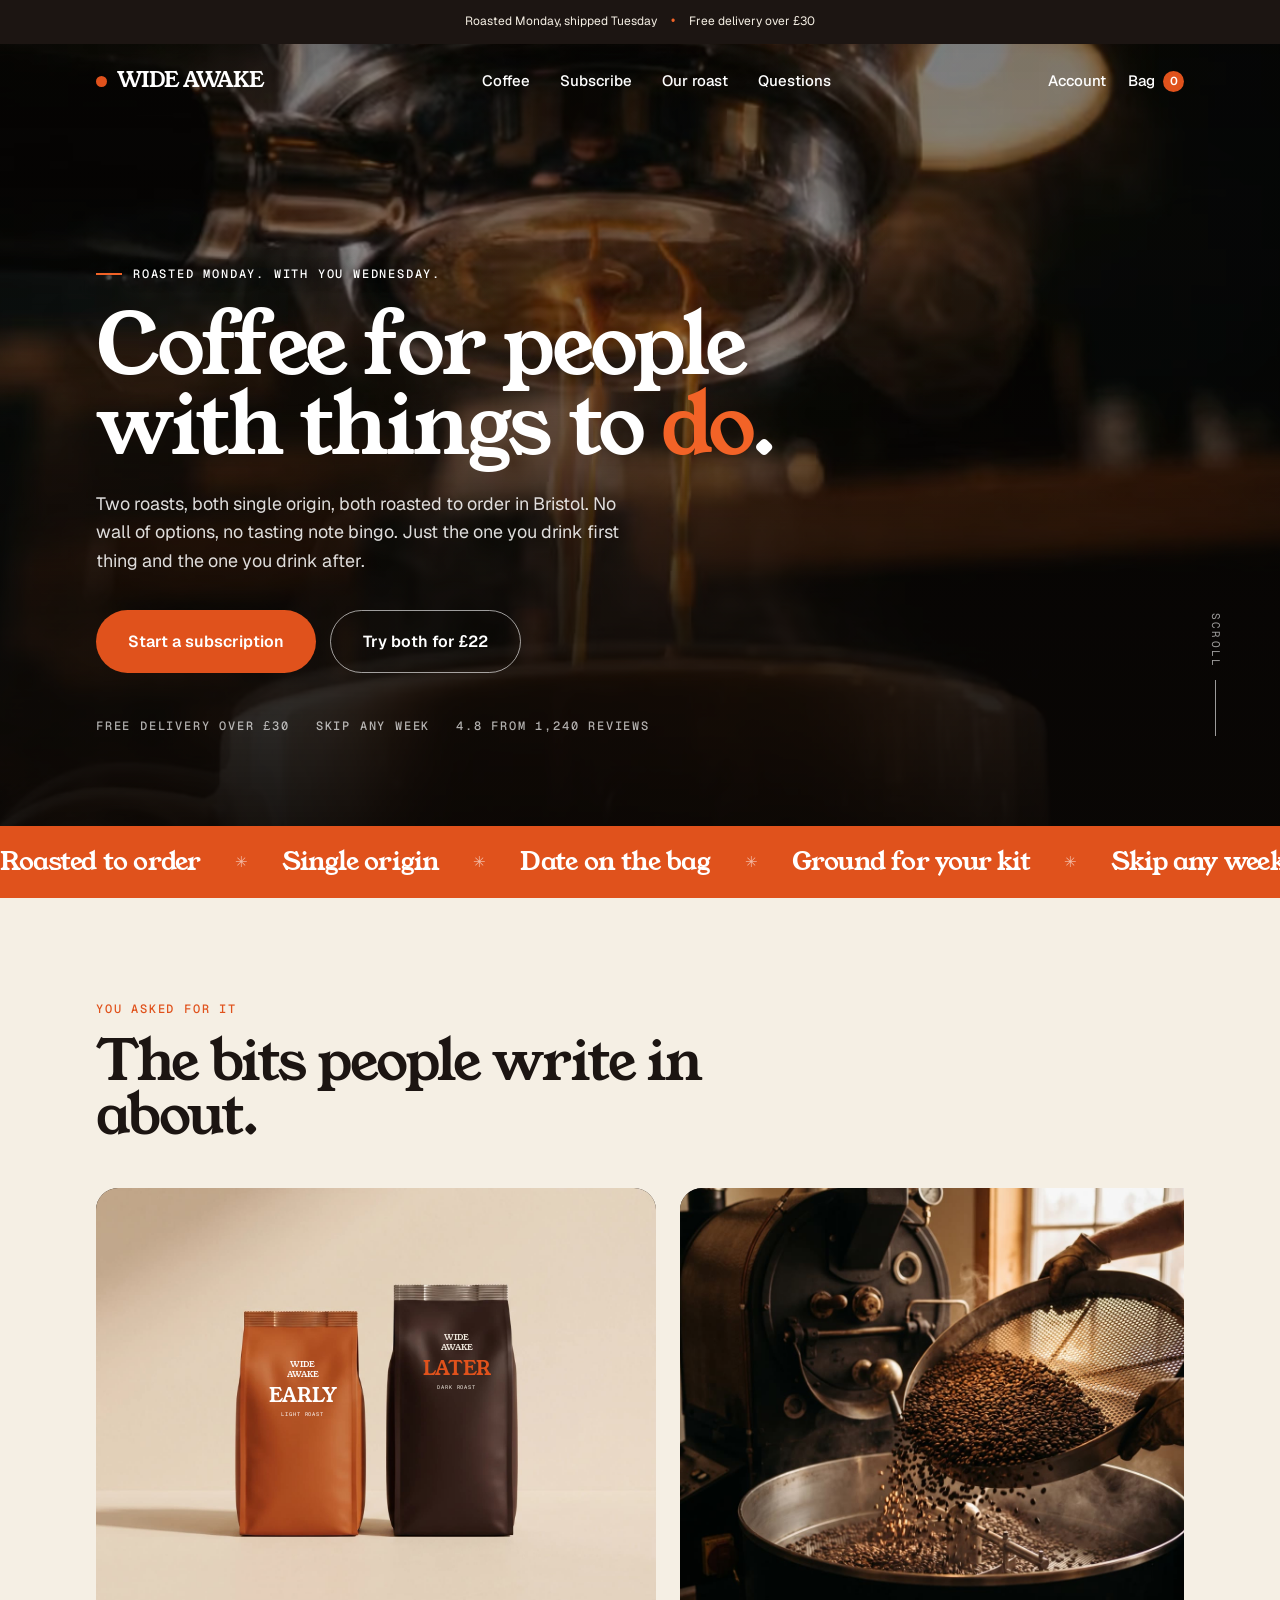
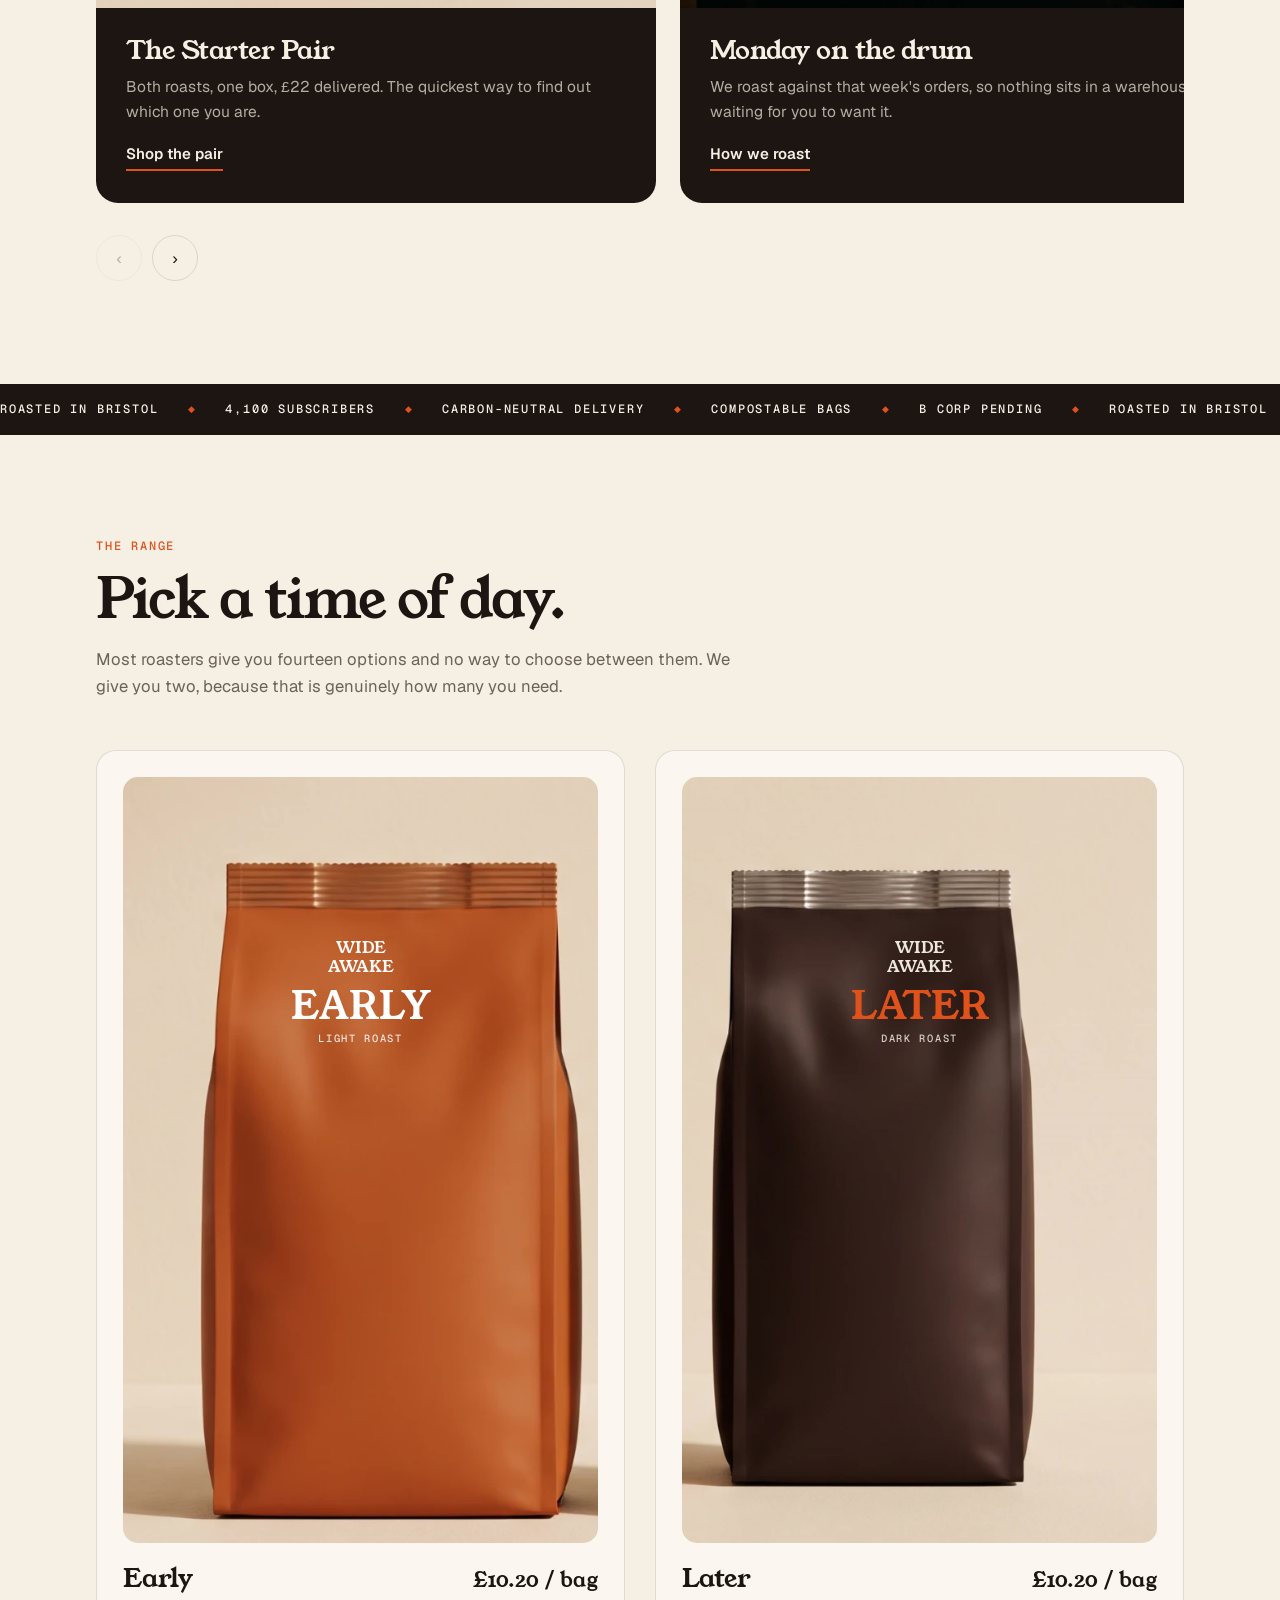
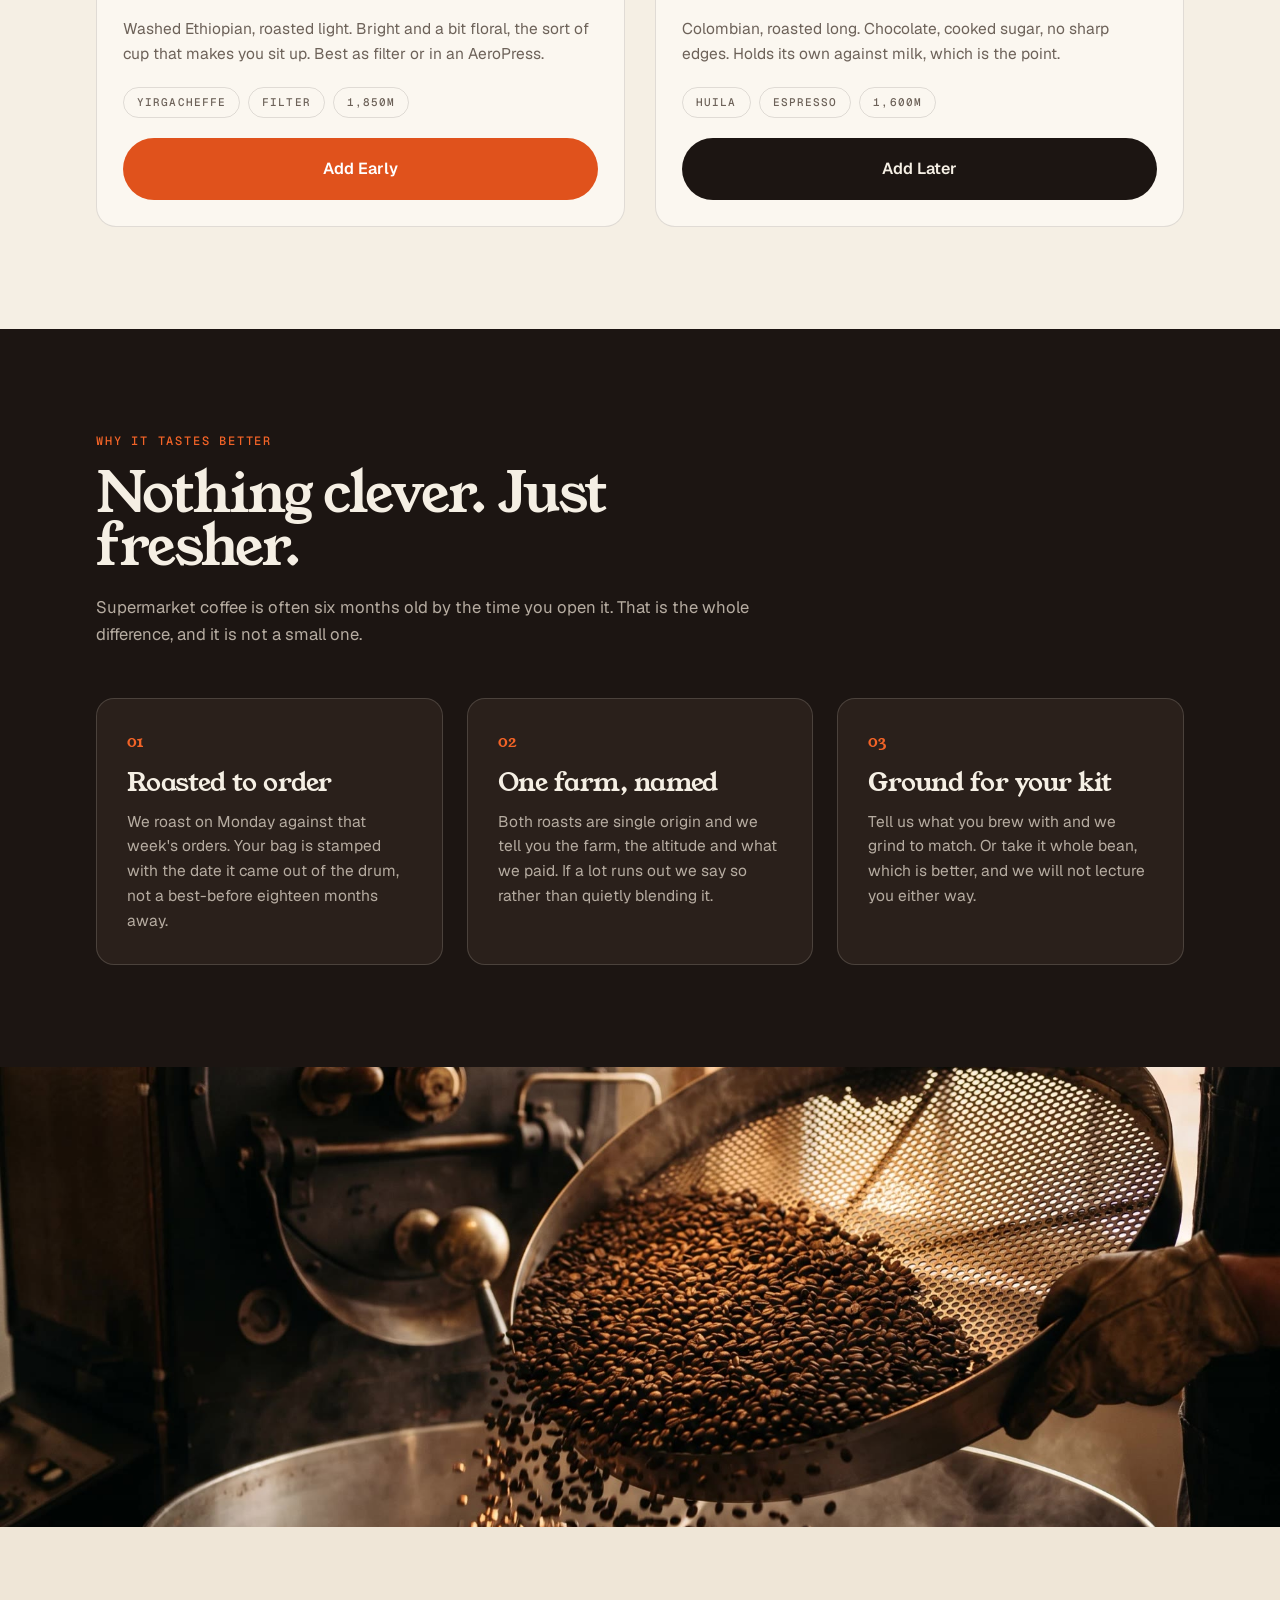
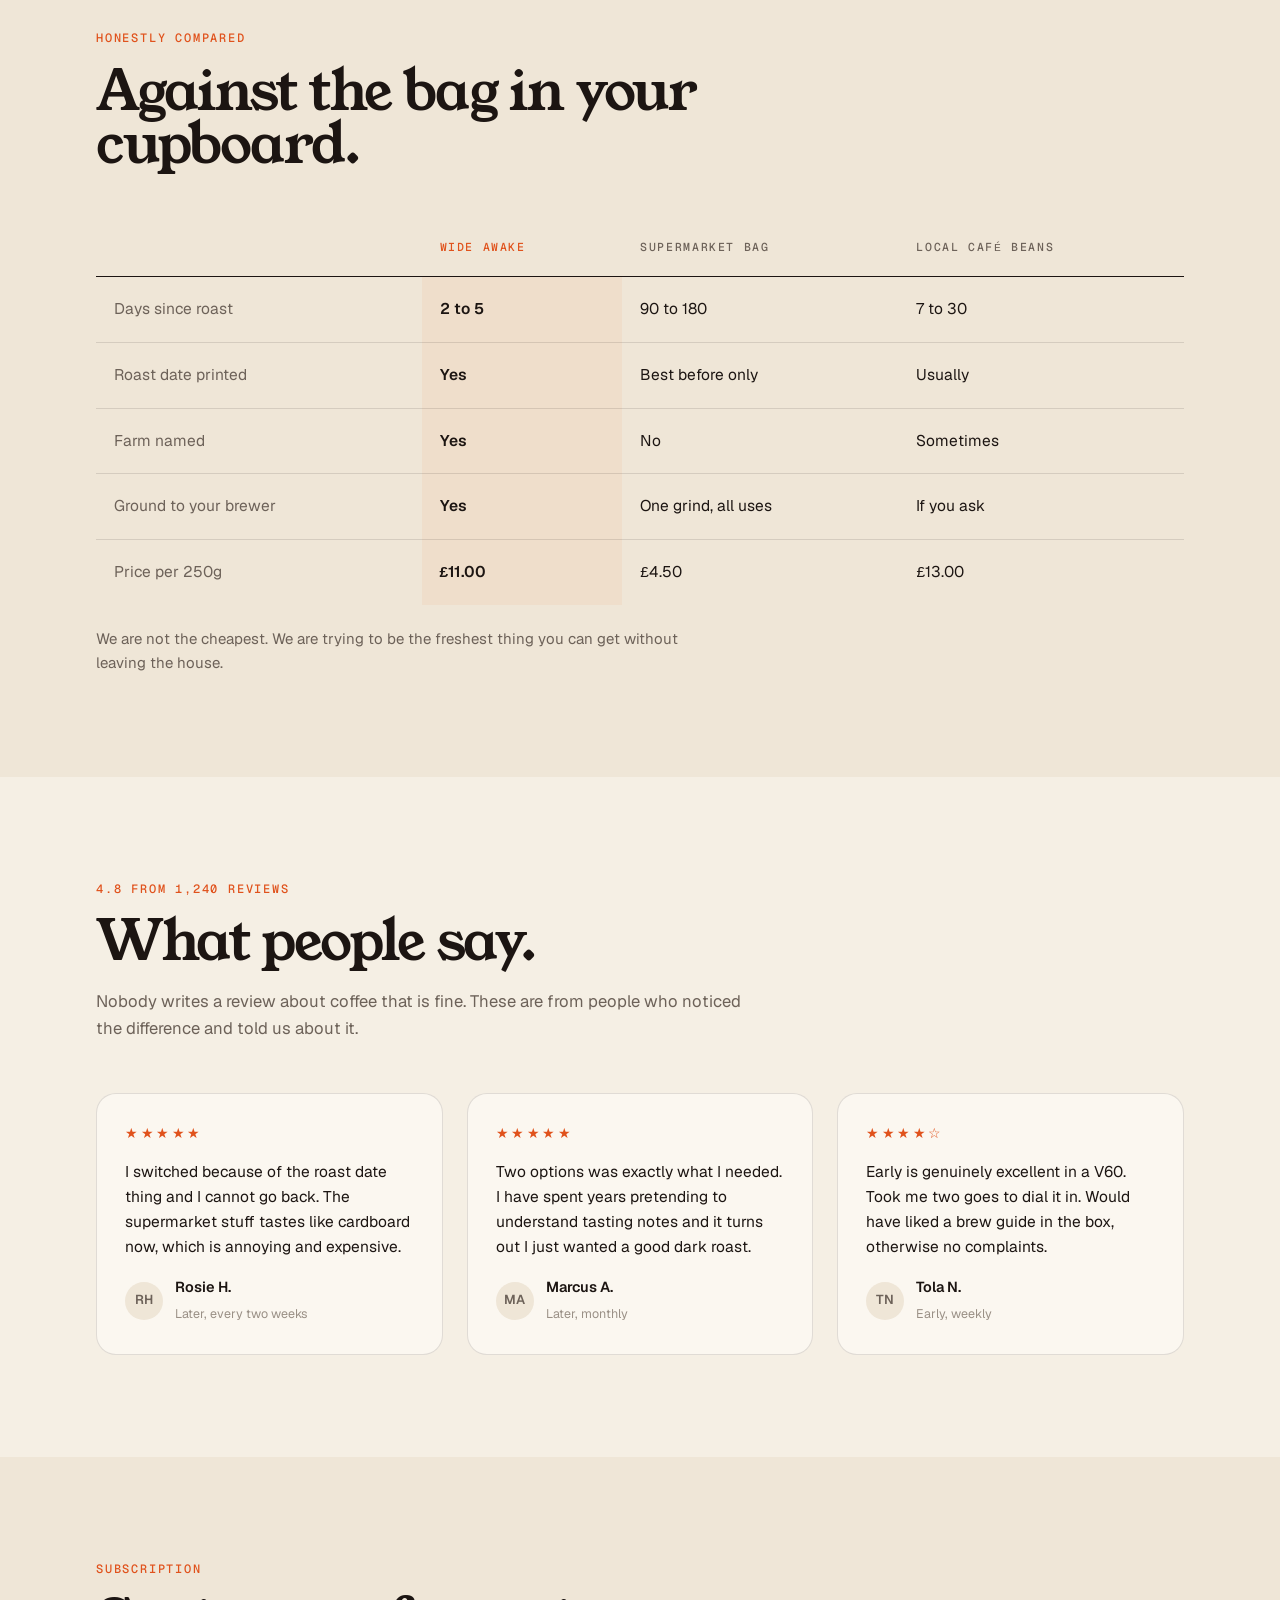
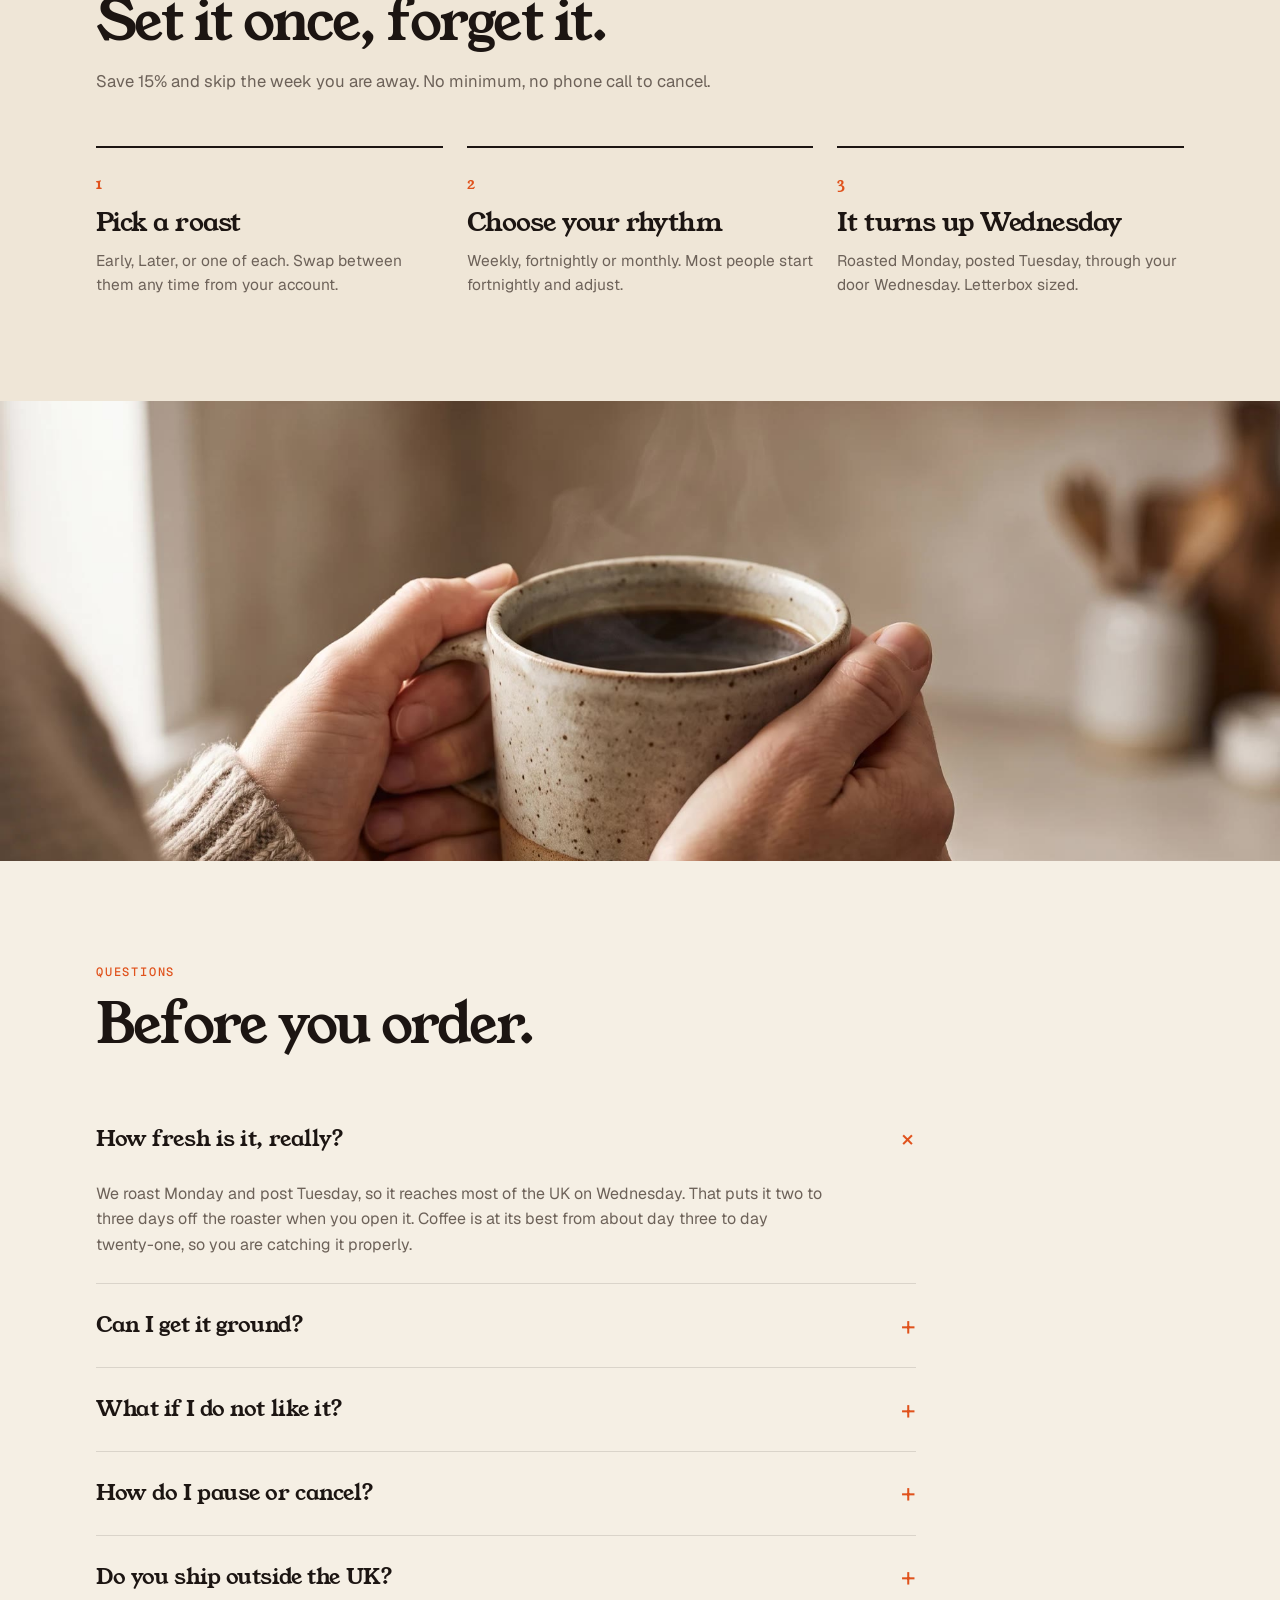
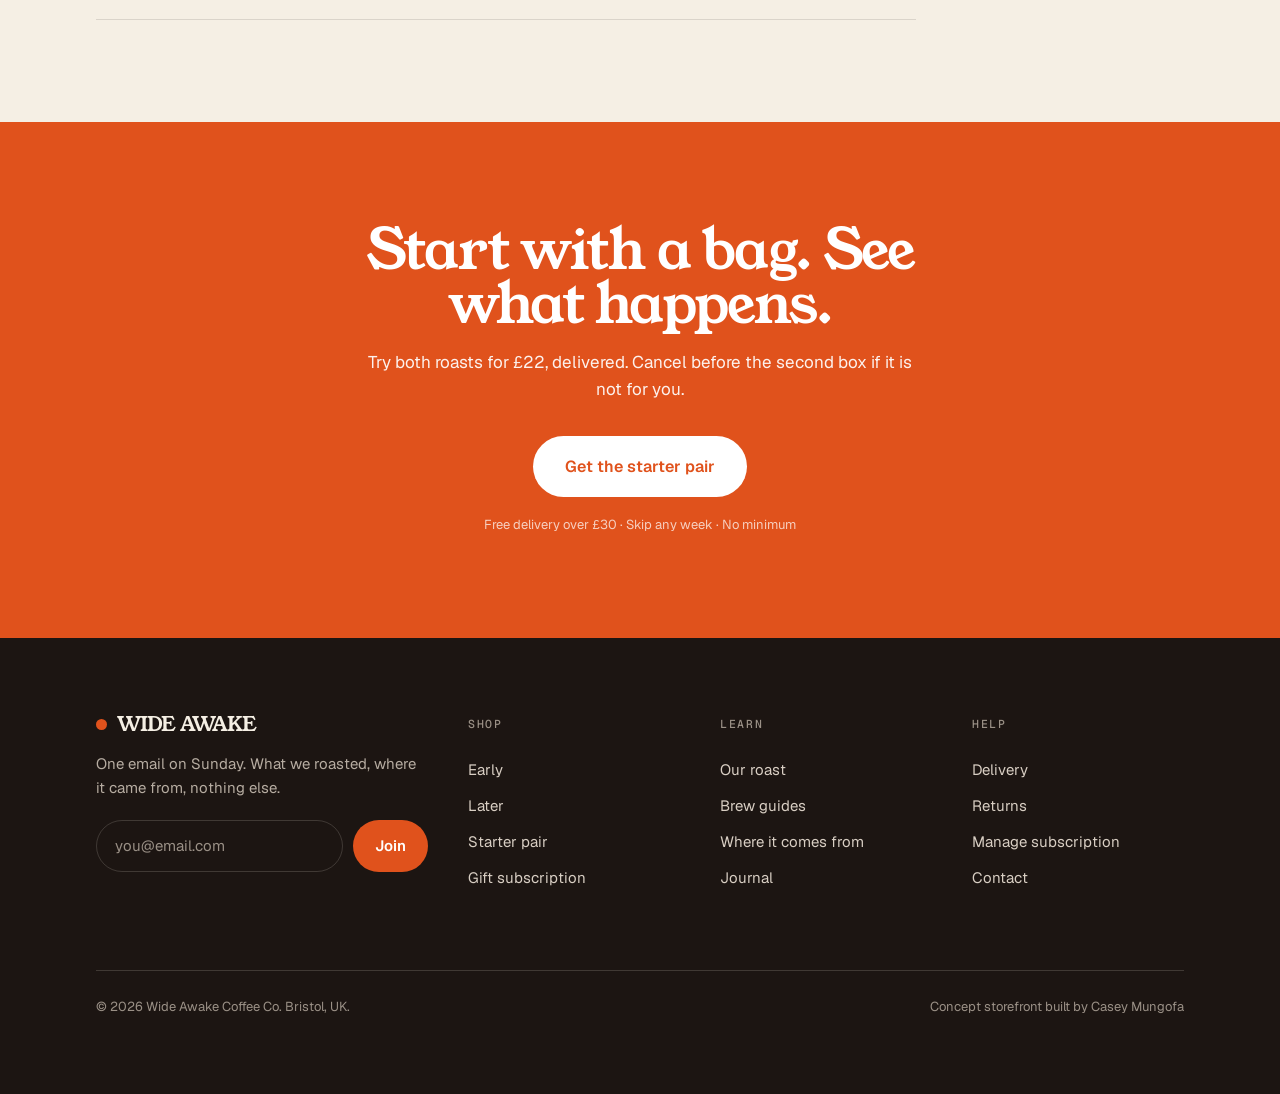
<file: index.html>
<!doctype html>
<html lang="en-GB">
<head>
<meta charset="utf-8">
<meta name="viewport" content="width=device-width,initial-scale=1">
<title>Wide Awake Coffee Co. — Roasted Monday, with you Wednesday</title>
<meta name="description" content="Two single origin roasts, roasted to order in Bristol and posted the next day. Subscribe and save 15%, skip any week, cancel whenever.">
<meta name="theme-color" content="#1c1512">
<link rel="canonical" href="https://kxngcxzz.github.io/Wide-Awake-Coffee-Brand-/">
<meta property="og:type" content="website">
<meta property="og:site_name" content="Wide Awake Coffee Co.">
<meta property="og:locale" content="en_GB">
<meta property="og:url" content="https://kxngcxzz.github.io/Wide-Awake-Coffee-Brand-/">
<meta property="og:title" content="Wide Awake Coffee Co. - coffee for people with things to do">
<meta property="og:description" content="Two single origin roasts, roasted to order in Bristol and posted the next day. Subscribe and save 15%, skip any week, cancel whenever.">
<meta property="og:image" content="https://kxngcxzz.github.io/Wide-Awake-Coffee-Brand-/assets/img/og-cover.jpg">
<meta property="og:image:width" content="1200">
<meta property="og:image:height" content="630">
<meta property="og:image:alt" content="Wide Awake Early and Later coffee bags">
<meta name="twitter:card" content="summary_large_image">
<meta name="twitter:title" content="Wide Awake Coffee Co. - coffee for people with things to do">
<meta name="twitter:description" content="Two single origin roasts, roasted to order in Bristol and posted the next day.">
<meta name="twitter:image" content="https://kxngcxzz.github.io/Wide-Awake-Coffee-Brand-/assets/img/og-cover.jpg">
<link rel="preload" href="assets/fonts/young-serif-400.woff2" as="font" type="font/woff2" crossorigin>
<link rel="preload" href="assets/fonts/geist-500.woff2" as="font" type="font/woff2" crossorigin>
<link rel="stylesheet" href="assets/css/site.css">
<link rel="icon" href="data:image/svg+xml,<svg xmlns='http://www.w3.org/2000/svg' viewBox='0 0 32 32'><circle cx='16' cy='16' r='14' fill='%23e0521c'/></svg>">
</head>
<body>
<a class="skip" href="#main">Skip to content</a>

<!-- announcement -->
<div class="ann" aria-live="off">
  <div class="ann-track" id="annTrack">
    <div class="ann-item">Roasted Monday, shipped Tuesday <span>•</span> Free delivery over £30</div>
    <div class="ann-item">Skip or cancel any time <span>•</span> No minimum, no phone call</div>
    <div class="ann-item">Compostable bags <span>•</span> Carbon-neutral delivery</div>
  </div>
</div>

<!-- header -->
<header class="hdr" id="hdr">
  <div class="wrap hdr-in">
    <a class="brand" href="index.html"><i></i>WIDE AWAKE</a>
    <nav class="nav" aria-label="Main">
      <a href="#range">Coffee</a>
      <a href="#subscription">Subscribe</a>
      <a href="#proof">Our roast</a>
      <a href="#faq">Questions</a>
    </nav>
    <div class="hdr-right">
      <a class="acct" href="#">Account</a>
      <button class="bag-btn" id="bagBtn" aria-label="Open bag">
        Bag <span class="bag-count" id="bagCount">0</span>
      </button>
      <button class="burger" id="burger" aria-label="Open menu" aria-expanded="false">
        <span></span><span></span><span></span>
      </button>
    </div>
  </div>
</header>

<main id="main">

<!-- hero -->
<section class="hero">
  <div class="hero-media">
    <video id="heroVid" autoplay muted loop playsinline preload="auto"
      poster="assets/img/hero-poster.jpg"
      aria-label="Espresso pouring from a bottomless portafilter into a cup">
      <source src="assets/video/hero.webm" type="video/webm">
      <source src="assets/video/hero.mp4" type="video/mp4">
      <img src="assets/img/hero-poster.jpg" alt="Espresso pouring from a bottomless portafilter into a cup" fetchpriority="high">
    </video>
  </div>
  <div class="hero-scrim"></div>
  <div class="wrap hero-in">
    <div class="hero-kicker"><i></i><span>Roasted Monday. With you Wednesday.</span></div>
    <h1>Coffee for people with things to <em>do</em>.</h1>
    <p>Two roasts, both single origin, both roasted to order in Bristol. No wall of options,
       no tasting note bingo. Just the one you drink first thing and the one you drink after.</p>
    <div class="hero-cta">
      <a class="btn btn-primary" href="#range">Start a subscription</a>
      <a class="btn" href="#range" style="border:1.5px solid rgba(255,255,255,.6);color:#fff">Try both for £22</a>
    </div>
    <div class="hero-foot">
      <span class="mono">Free delivery over £30</span>
      <span class="mono">Skip any week</span>
      <span class="mono">4.8 from 1,240 reviews</span>
    </div>
  </div>
  <div class="scroll-cue">Scroll</div>
</section>

<!-- ticker -->
<div class="ticker" aria-hidden="true">
  <div class="ticker-run">
    <span>Roasted to order</span><i>✳</i><span>Single origin</span><i>✳</i>
    <span>Date on the bag</span><i>✳</i><span>Ground for your kit</span><i>✳</i>
    <span>Skip any week</span><i>✳</i>
  </div>
  <div class="ticker-run">
    <span>Roasted to order</span><i>✳</i><span>Single origin</span><i>✳</i>
    <span>Date on the bag</span><i>✳</i><span>Ground for your kit</span><i>✳</i>
    <span>Skip any week</span><i>✳</i>
  </div>
</div>

<!-- carousel -->
<section class="sec">
  <div class="wrap">
    <div class="sec-head rv">
      <span class="eyebrow mono">You asked for it</span>
      <h2>The bits people write in about.</h2>
    </div>
    <div class="rail rv" id="rail" style="margin-top:clamp(30px,3.6vw,46px)">
      <article class="slide">
        <div class="shot-in">
          <img width="1600" height="1194" src="assets/img/bags.jpg" alt="Wide Awake Early and Later side by side on a plaster backdrop">
          <div class="mark" style="left:26.2%;width:21.4%;top:41%">
            <div class="m1">WIDE<br>AWAKE</div><div class="m2">EARLY</div><div class="m3">LIGHT ROAST</div>
          </div>
          <div class="mark on-dark" style="left:52.8%;width:23.2%;top:34.5%">
            <div class="m1">WIDE<br>AWAKE</div><div class="m2">LATER</div><div class="m3">DARK ROAST</div>
          </div>
        </div>
        <div class="slide-body">
          <h3>The Starter Pair</h3>
          <p>Both roasts, one box, £22 delivered. The quickest way to find out which one you are.</p>
          <a class="slide-link" href="#range">Shop the pair</a>
        </div>
      </article>
      <article class="slide">
        <img width="1200" height="896" src="assets/img/roastery.jpg" alt="Freshly roasted beans tipped into the cooling tray">
        <div class="slide-body">
          <h3>Monday on the drum</h3>
          <p>We roast against that week's orders, so nothing sits in a warehouse waiting for you to want it.</p>
          <a class="slide-link" href="#proof">How we roast</a>
        </div>
      </article>
      <article class="slide">
        <img width="1200" height="896" src="assets/img/pourover.jpg" alt="Water poured from a gooseneck kettle over a paper filter">
        <div class="slide-body">
          <h3>Brew guides that fit</h3>
          <p>One card per method, written for the kit you already own rather than the kit we would like you to buy.</p>
          <a class="slide-link" href="#">Read the guides</a>
        </div>
      </article>
      <article class="slide">
        <img width="1200" height="896" src="assets/img/mug-counter.jpg" alt="A speckled stoneware mug of black coffee on a kitchen counter">
        <div class="slide-body">
          <h3>Letterbox sized</h3>
          <p>The bag fits through a standard letterbox, so nobody has to be in on Wednesday.</p>
          <a class="slide-link" href="#subscription">How delivery works</a>
        </div>
      </article>
    </div>
    <div class="rail-nav rv">
      <button id="railPrev" aria-label="Previous">‹</button>
      <button id="railNext" aria-label="Next">›</button>
    </div>
  </div>
</section>

<!-- trust strip -->
<div class="trust" aria-hidden="true">
  <div class="trust-in">
    <div class="trust-run">
      <span>Roasted in Bristol</span><i>◆</i><span>4,100 subscribers</span><i>◆</i>
      <span>Carbon-neutral delivery</span><i>◆</i><span>Compostable bags</span><i>◆</i>
      <span>B Corp pending</span><i>◆</i>
    </div>
    <div class="trust-run">
      <span>Roasted in Bristol</span><i>◆</i><span>4,100 subscribers</span><i>◆</i>
      <span>Carbon-neutral delivery</span><i>◆</i><span>Compostable bags</span><i>◆</i>
      <span>B Corp pending</span><i>◆</i>
    </div>
  </div>
</div>

<!-- range -->
<section class="sec" id="range">
  <div class="wrap">
    <div class="sec-head rv">
      <span class="eyebrow mono">The range</span>
      <h2>Pick a time of day.</h2>
      <p class="lede">Most roasters give you fourteen options and no way to choose between them.
        We give you two, because that is genuinely how many you need.</p>
    </div>

    <div class="cards">
      <article class="card rv" data-sku="early">
        <a class="shot" href="product.html?p=early" aria-label="Early, light roast">
          <img width="1160" height="2280" src="assets/img/bag-early.jpg" alt="Wide Awake Early, light roast, 250g" loading="lazy">
          <div class="mark">
            <div class="m1">WIDE<br>AWAKE</div>
            <div class="m2">EARLY</div>
            <div class="m3">LIGHT ROAST</div>
          </div>
        </a>
        <div class="card-top">
          <h3><a href="product.html?p=early">Early</a></h3>
          <span class="price" data-price>£10.20 / bag</span>
        </div>
        <p>Washed Ethiopian, roasted light. Bright and a bit floral, the sort of cup that makes
           you sit up. Best as filter or in an AeroPress.</p>
        <div class="chips"><span class="chip">Yirgacheffe</span><span class="chip">Filter</span><span class="chip">1,850m</span></div>
        <button class="btn btn-primary btn-block add" data-name="Early" data-sub="Light roast &middot; Whole bean &middot; 250g &middot; subscription" data-img="assets/img/bag-early.jpg" data-amt="10.2">Add Early</button>
      </article>

      <article class="card rv" data-sku="later" style="transition-delay:.09s">
        <a class="shot" href="product.html?p=later" aria-label="Later, dark roast">
          <img width="1160" height="2074" src="assets/img/bag-later.jpg" alt="Wide Awake Later, dark roast, 250g" loading="lazy">
          <div class="mark on-dark">
            <div class="m1">WIDE<br>AWAKE</div>
            <div class="m2">LATER</div>
            <div class="m3">DARK ROAST</div>
          </div>
        </a>
        <div class="card-top">
          <h3><a href="product.html?p=later">Later</a></h3>
          <span class="price" data-price>£10.20 / bag</span>
        </div>
        <p>Colombian, roasted long. Chocolate, cooked sugar, no sharp edges. Holds its own
           against milk, which is the point.</p>
        <div class="chips"><span class="chip">Huila</span><span class="chip">Espresso</span><span class="chip">1,600m</span></div>
        <button class="btn btn-dark btn-block add" data-name="Later" data-sub="Dark roast &middot; Whole bean &middot; 250g &middot; subscription" data-img="assets/img/bag-later.jpg" data-amt="10.2">Add Later</button>
      </article>
    </div>
  </div>
</section>

<!-- proof -->
<section class="sec dark" id="proof">
  <div class="wrap">
    <div class="sec-head rv">
      <span class="eyebrow mono">Why it tastes better</span>
      <h2>Nothing clever. Just fresher.</h2>
      <p class="lede">Supermarket coffee is often six months old by the time you open it.
        That is the whole difference, and it is not a small one.</p>
    </div>
    <div class="steps">
      <div class="step rv">
        <span class="step-n">01</span>
        <h3>Roasted to order</h3>
        <p>We roast on Monday against that week's orders. Your bag is stamped with the date it
           came out of the drum, not a best-before eighteen months away.</p>
      </div>
      <div class="step rv" style="transition-delay:.09s">
        <span class="step-n">02</span>
        <h3>One farm, named</h3>
        <p>Both roasts are single origin and we tell you the farm, the altitude and what we
           paid. If a lot runs out we say so rather than quietly blending it.</p>
      </div>
      <div class="step rv" style="transition-delay:.18s">
        <span class="step-n">03</span>
        <h3>Ground for your kit</h3>
        <p>Tell us what you brew with and we grind to match. Or take it whole bean, which is
           better, and we will not lecture you either way.</p>
      </div>
    </div>
  </div>
</section>

<img class="band" src="assets/img/roastery.jpg"
  srcset="assets/img/roastery.jpg 1200w, assets/img/roastery-2000.jpg 2000w"
  sizes="100vw" width="2000" height="1494"
  alt="Beans cooling in the tray after the Monday roast" loading="lazy" decoding="async">

<!-- comparison -->
<section class="sec ground">
  <div class="wrap">
    <div class="sec-head rv">
      <span class="eyebrow mono">Honestly compared</span>
      <h2>Against the bag in your cupboard.</h2>
    </div>
    <div class="table-wrap rv">
      <table>
        <thead>
          <tr><th></th><th class="us">Wide Awake</th><th>Supermarket bag</th><th>Local café beans</th></tr>
        </thead>
        <tbody>
          <tr><td>Days since roast</td><td class="us">2 to 5</td><td>90 to 180</td><td>7 to 30</td></tr>
          <tr><td>Roast date printed</td><td class="us">Yes</td><td>Best before only</td><td>Usually</td></tr>
          <tr><td>Farm named</td><td class="us">Yes</td><td>No</td><td>Sometimes</td></tr>
          <tr><td>Ground to your brewer</td><td class="us">Yes</td><td>One grind, all uses</td><td>If you ask</td></tr>
          <tr><td>Price per 250g</td><td class="us">£11.00</td><td>£4.50</td><td>£13.00</td></tr>
        </tbody>
      </table>
    </div>
    <p class="table-note rv">We are not the cheapest. We are trying to be the freshest thing you
       can get without leaving the house.</p>
  </div>
</section>

<!-- reviews -->
<section class="sec">
  <div class="wrap">
    <div class="sec-head rv">
      <span class="eyebrow mono">4.8 from 1,240 reviews</span>
      <h2>What people say.</h2>
      <p class="lede">Nobody writes a review about coffee that is fine. These are from people who
        noticed the difference and told us about it.</p>
    </div>
    <div class="reviews">
      <article class="review rv">
        <span class="stars">★★★★★</span>
        <p>I switched because of the roast date thing and I cannot go back. The supermarket
           stuff tastes like cardboard now, which is annoying and expensive.</p>
        <div class="who"><span class="avatar">RH</span><span><b>Rosie H.</b><em>Later, every two weeks</em></span></div>
      </article>
      <article class="review rv" style="transition-delay:.09s">
        <span class="stars">★★★★★</span>
        <p>Two options was exactly what I needed. I have spent years pretending to understand
           tasting notes and it turns out I just wanted a good dark roast.</p>
        <div class="who"><span class="avatar">MA</span><span><b>Marcus A.</b><em>Later, monthly</em></span></div>
      </article>
      <article class="review rv" style="transition-delay:.18s">
        <span class="stars">★★★★☆</span>
        <p>Early is genuinely excellent in a V60. Took me two goes to dial it in. Would have
           liked a brew guide in the box, otherwise no complaints.</p>
        <div class="who"><span class="avatar">TN</span><span><b>Tola N.</b><em>Early, weekly</em></span></div>
      </article>
    </div>
  </div>
</section>

<!-- subscription -->
<section class="sec ground" id="subscription">
  <div class="wrap">
    <div class="sec-head rv">
      <span class="eyebrow mono">Subscription</span>
      <h2>Set it once, forget it.</h2>
      <p class="lede">Save 15% and skip the week you are away. No minimum, no phone call to cancel.</p>
    </div>
    <div class="how">
      <div class="how-item rv">
        <span class="how-n">1</span>
        <h3>Pick a roast</h3>
        <p>Early, Later, or one of each. Swap between them any time from your account.</p>
      </div>
      <div class="how-item rv" style="transition-delay:.09s">
        <span class="how-n">2</span>
        <h3>Choose your rhythm</h3>
        <p>Weekly, fortnightly or monthly. Most people start fortnightly and adjust.</p>
      </div>
      <div class="how-item rv" style="transition-delay:.18s">
        <span class="how-n">3</span>
        <h3>It turns up Wednesday</h3>
        <p>Roasted Monday, posted Tuesday, through your door Wednesday. Letterbox sized.</p>
      </div>
    </div>
  </div>
</section>

<img class="band" src="assets/img/mug-hands.jpg"
  srcset="assets/img/mug-hands.jpg 1200w, assets/img/mug-hands-2000.jpg 2000w"
  sizes="100vw" width="2000" height="1494"
  alt="Two hands wrapped around a mug of black coffee" loading="lazy" decoding="async">

<!-- faq -->
<section class="sec" id="faq">
  <div class="wrap">
    <div class="sec-head rv">
      <span class="eyebrow mono">Questions</span>
      <h2>Before you order.</h2>
    </div>
    <div class="faq rv">
      <details class="q" open>
        <summary>How fresh is it, really? <span class="sign">+</span></summary>
        <div class="a">We roast Monday and post Tuesday, so it reaches most of the UK on Wednesday.
          That puts it two to three days off the roaster when you open it. Coffee is at its best
          from about day three to day twenty-one, so you are catching it properly.</div>
      </details>
      <details class="q">
        <summary>Can I get it ground? <span class="sign">+</span></summary>
        <div class="a">Yes. Tell us what you brew with at checkout and we grind it that morning to
          match. Whole bean keeps better, so if you own a grinder we would nudge you that way,
          but ground is not a compromise if you are drinking it inside a fortnight.</div>
      </details>
      <details class="q">
        <summary>What if I do not like it? <span class="sign">+</span></summary>
        <div class="a">Tell us within thirty days and the first bag is on us, keep it or bin it.
          We would rather know why, so there is a line in the email asking, but you do not have
          to fill it in to get your money back.</div>
      </details>
      <details class="q">
        <summary>How do I pause or cancel? <span class="sign">+</span></summary>
        <div class="a">Two clicks in your account, any time before the Sunday cut-off. Skip a single
          week, push the whole thing back a month, or stop entirely. Nobody rings you to ask if
          you are sure.</div>
      </details>
      <details class="q">
        <summary>Do you ship outside the UK? <span class="sign">+</span></summary>
        <div class="a">Ireland and most of the EU, posted the same Tuesday, usually two to four days
          in transit. Everywhere else is on the list but we are not shipping it until it arrives
          fresh enough to be worth the money.</div>
      </details>
    </div>
  </div>
</section>

<!-- cta -->
<section class="cta">
  <div class="wrap">
    <h2>Start with a bag. See what happens.</h2>
    <p>Try both roasts for £22, delivered. Cancel before the second box if it is not for you.</p>
    <a class="btn btn-light btn-lg" href="#range">Get the starter pair</a>
    <small>Free delivery over £30 · Skip any week · No minimum</small>
  </div>
</section>

</main>

<!-- footer -->
<footer class="ftr">
  <div class="wrap">
    <div class="ftr-top">
      <div class="ftr-brand">
        <h4><i></i>WIDE AWAKE</h4>
        <p class="ftr-blurb">One email on Sunday. What we roasted, where it came from, nothing else.</p>
        <form class="signup" id="signup">
          <input type="email" placeholder="you@email.com" aria-label="Email address" required>
          <button type="submit">Join</button>
        </form>
        <p class="signup-done" id="signupDone">Thanks. Look out for Sunday.</p>
      </div>
      <div class="ftr-col">
        <h5>Shop</h5>
        <a href="product.html?p=early">Early</a><a href="product.html?p=later">Later</a>
        <a href="#range">Starter pair</a><a href="#">Gift subscription</a>
      </div>
      <div class="ftr-col">
        <h5>Learn</h5>
        <a href="#proof">Our roast</a><a href="#">Brew guides</a>
        <a href="#">Where it comes from</a><a href="#">Journal</a>
      </div>
      <div class="ftr-col">
        <h5>Help</h5>
        <a href="#">Delivery</a><a href="#">Returns</a>
        <a href="#subscription">Manage subscription</a><a href="#">Contact</a>
      </div>
    </div>
    <div class="ftr-btm">
      <span>© 2026 Wide Awake Coffee Co. Bristol, UK.</span>
      <span>Concept storefront built by Casey Mungofa</span>
    </div>
  </div>
</footer>

<!-- mobile sheet -->
<div class="sheet" id="sheet">
  <div class="sheet-hd">
    <span class="brand"><i></i>WIDE AWAKE</span>
    <button id="sheetClose" aria-label="Close menu" style="font-size:30px;line-height:1">×</button>
  </div>
  <a href="#range">Coffee</a>
  <a href="#subscription">Subscribe</a>
  <a href="#proof">Our roast</a>
  <a href="#faq">Questions</a>
  <a href="#">Account</a>
  <a class="btn btn-primary" href="#range">Start a subscription</a>
</div>

<!-- cart -->
<div class="scrim" id="scrim"></div>
<aside class="drawer" id="drawer" aria-label="Your bag">
  <div class="drawer-hd">
    <h3>Your bag</h3>
    <button id="drawerClose" aria-label="Close bag" style="font-size:28px;line-height:1">×</button>
  </div>
  <div class="drawer-body" id="drawerBody">
    <p class="drawer-empty">Nothing in here yet.</p>
  </div>
  <div class="drawer-ft">
    <div class="total"><span>Subtotal</span><b id="total">£0.00</b></div>
    <a class="btn btn-primary btn-block" href="cart.html">Checkout</a>
    <small>Free delivery over £30. Skip or cancel any time.</small>
  </div>
</aside>

<script src="assets/js/products.js"></script>
<script src="assets/js/site.js"></script>
</body>
</html>
</file>
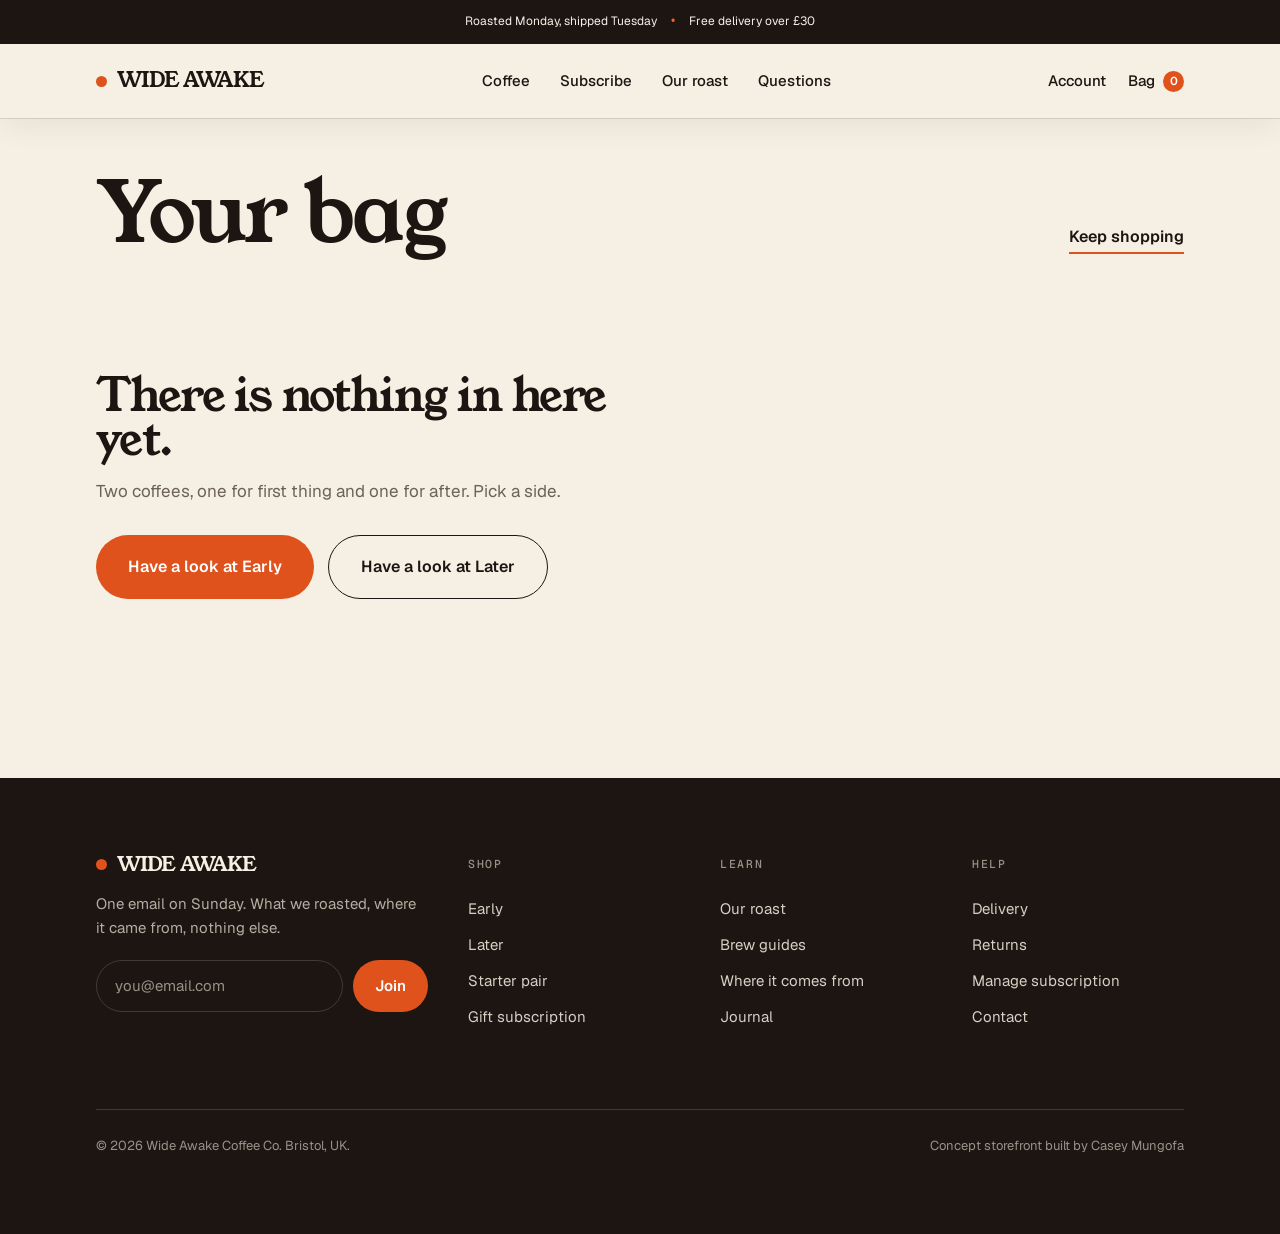
<file: cart.html>
<!doctype html>
<html lang="en-GB">
<head>
<meta charset="utf-8">
<meta name="viewport" content="width=device-width,initial-scale=1">
<title>Your bag | Wide Awake Coffee Co.</title>
<meta name="description" content="Your Wide Awake bag. Free delivery over &pound;30, skip or cancel any time.">
<meta name="robots" content="noindex">
<meta property="og:type" content="website">
<meta property="og:site_name" content="Wide Awake Coffee Co.">
<meta property="og:url" content="https://kxngcxzz.github.io/Wide-Awake-Coffee-Brand-/cart.html">
<meta property="og:title" content="Your bag | Wide Awake Coffee Co.">
<meta property="og:description" content="Free delivery over &pound;30. Skip or cancel any time.">
<meta property="og:image" content="https://kxngcxzz.github.io/Wide-Awake-Coffee-Brand-/assets/img/og-cover.jpg">
<meta name="twitter:card" content="summary_large_image">
<meta name="theme-color" content="#f5efe4">
<link rel="preload" href="assets/fonts/young-serif-400.woff2" as="font" type="font/woff2" crossorigin>
<link rel="stylesheet" href="assets/css/site.css">
<link rel="icon" href="data:image/svg+xml,<svg xmlns='http://www.w3.org/2000/svg' viewBox='0 0 32 32'><circle cx='16' cy='16' r='14' fill='%23e0521c'/></svg>">
</head>
<body>
<a class="skip" href="#main">Skip to content</a>

<div class="ann">
  <div class="ann-track" id="annTrack">
    <div class="ann-item">Roasted Monday, shipped Tuesday <span>&bull;</span> Free delivery over &pound;30</div>
    <div class="ann-item">Skip or cancel any time <span>&bull;</span> No minimum, no phone call</div>
    <div class="ann-item">Compostable bags <span>&bull;</span> Carbon-neutral delivery</div>
  </div>
</div>

<header class="hdr stuck" id="hdr" data-solid>
  <div class="wrap hdr-in">
    <a class="brand" href="index.html"><i></i>WIDE AWAKE</a>
    <nav class="nav" aria-label="Main">
      <a href="index.html#range">Coffee</a>
      <a href="index.html#subscription">Subscribe</a>
      <a href="index.html#proof">Our roast</a>
      <a href="index.html#faq">Questions</a>
    </nav>
    <div class="hdr-right">
      <a class="acct" href="#">Account</a>
      <button class="bag-btn" id="bagBtn" aria-label="Open bag">Bag <span class="bag-count" id="bagCount">0</span></button>
      <button class="burger" id="burger" aria-label="Open menu" aria-expanded="false"><span></span><span></span><span></span></button>
    </div>
  </div>
</header>

<main id="main">
<div class="wrap cart-wrap">

  <div class="cart-head">
    <h1>Your bag</h1>
    <a href="index.html#range" class="cart-back">Keep shopping</a>
  </div>

  <div class="cart-grid" id="cartGrid">

    <div class="cart-lines" id="cartLines"></div>

    <aside class="cart-sum" id="cartSum">
      <h2>Order summary</h2>
      <dl class="sum">
        <div><dt>Subtotal</dt><dd id="sumSub">&pound;0.00</dd></div>
        <div id="sumSaveRow" hidden><dt>Subscription saving</dt><dd id="sumSave" class="save">&minus;&pound;0.00</dd></div>
        <div><dt>Delivery</dt><dd id="sumShip">&pound;3.50</dd></div>
      </dl>
      <div class="ship-bar" id="shipBar">
        <p id="shipNote">Spend &pound;30.00 more for free delivery.</p>
        <i><b id="shipFill" style="width:0%"></b></i>
      </div>
      <div class="sum-total"><span>Total</span><b id="sumTotal">&pound;0.00</b></div>
      <button class="btn btn-primary btn-block" id="payBtn">Go to payment</button>
      <p class="sum-note">Roasted Monday, with you Wednesday. Skip or cancel any time.</p>
    </aside>

  </div>

  <!-- shown instead of the grid when there is nothing in the bag -->
  <div class="cart-none" id="cartNone" hidden>
    <h2>There is nothing in here yet.</h2>
    <p>Two coffees, one for first thing and one for after. Pick a side.</p>
    <div class="cart-none-cta">
      <a class="btn btn-primary" href="product.html?p=early">Have a look at Early</a>
      <a class="btn btn-ghost" href="product.html?p=later">Have a look at Later</a>
    </div>
  </div>

</div>
</main>

<footer class="ftr">
  <div class="wrap">
    <div class="ftr-top">
      <div class="ftr-brand">
        <h4><i></i>WIDE AWAKE</h4>
        <p class="ftr-blurb">One email on Sunday. What we roasted, where it came from, nothing else.</p>
        <form class="signup" id="signup">
          <input type="email" placeholder="you@email.com" aria-label="Email address" required>
          <button type="submit">Join</button>
        </form>
        <p class="signup-done" id="signupDone">Thanks. Look out for Sunday.</p>
      </div>
      <div class="ftr-col"><h5>Shop</h5>
        <a href="product.html?p=early">Early</a><a href="product.html?p=later">Later</a>
        <a href="index.html#range">Starter pair</a><a href="#">Gift subscription</a></div>
      <div class="ftr-col"><h5>Learn</h5>
        <a href="index.html#proof">Our roast</a><a href="#">Brew guides</a>
        <a href="#">Where it comes from</a><a href="#">Journal</a></div>
      <div class="ftr-col"><h5>Help</h5>
        <a href="#">Delivery</a><a href="#">Returns</a>
        <a href="index.html#subscription">Manage subscription</a><a href="#">Contact</a></div>
    </div>
    <div class="ftr-btm">
      <span>&copy; 2026 Wide Awake Coffee Co. Bristol, UK.</span>
      <span>Concept storefront built by Casey Mungofa</span>
    </div>
  </div>
</footer>

<div class="sheet" id="sheet">
  <div class="sheet-hd">
    <span class="brand"><i></i>WIDE AWAKE</span>
    <button id="sheetClose" aria-label="Close menu" style="font-size:30px;line-height:1">&times;</button>
  </div>
  <a href="index.html#range">Coffee</a>
  <a href="index.html#subscription">Subscribe</a>
  <a href="index.html#proof">Our roast</a>
  <a href="index.html#faq">Questions</a>
  <a href="#">Account</a>
  <a class="btn btn-primary" href="index.html#range">Start a subscription</a>
</div>

<div class="scrim" id="scrim"></div>
<aside class="drawer" id="drawer" aria-label="Your bag">
  <div class="drawer-hd"><h3>Your bag</h3>
    <button id="drawerClose" aria-label="Close bag" style="font-size:28px;line-height:1">&times;</button></div>
  <div class="drawer-body" id="drawerBody"><p class="drawer-empty">Nothing in here yet.</p></div>
  <div class="drawer-ft">
    <div class="total"><span>Subtotal</span><b id="total">&pound;0.00</b></div>
    <a class="btn btn-primary btn-block" href="cart.html">Checkout</a>
    <small>Free delivery over &pound;30. Skip or cancel any time.</small>
  </div>
</aside>

<script src="assets/js/products.js"></script>
<script src="assets/js/site.js"></script>
<script src="assets/js/cart.js"></script>
</body>
</html>
</file>
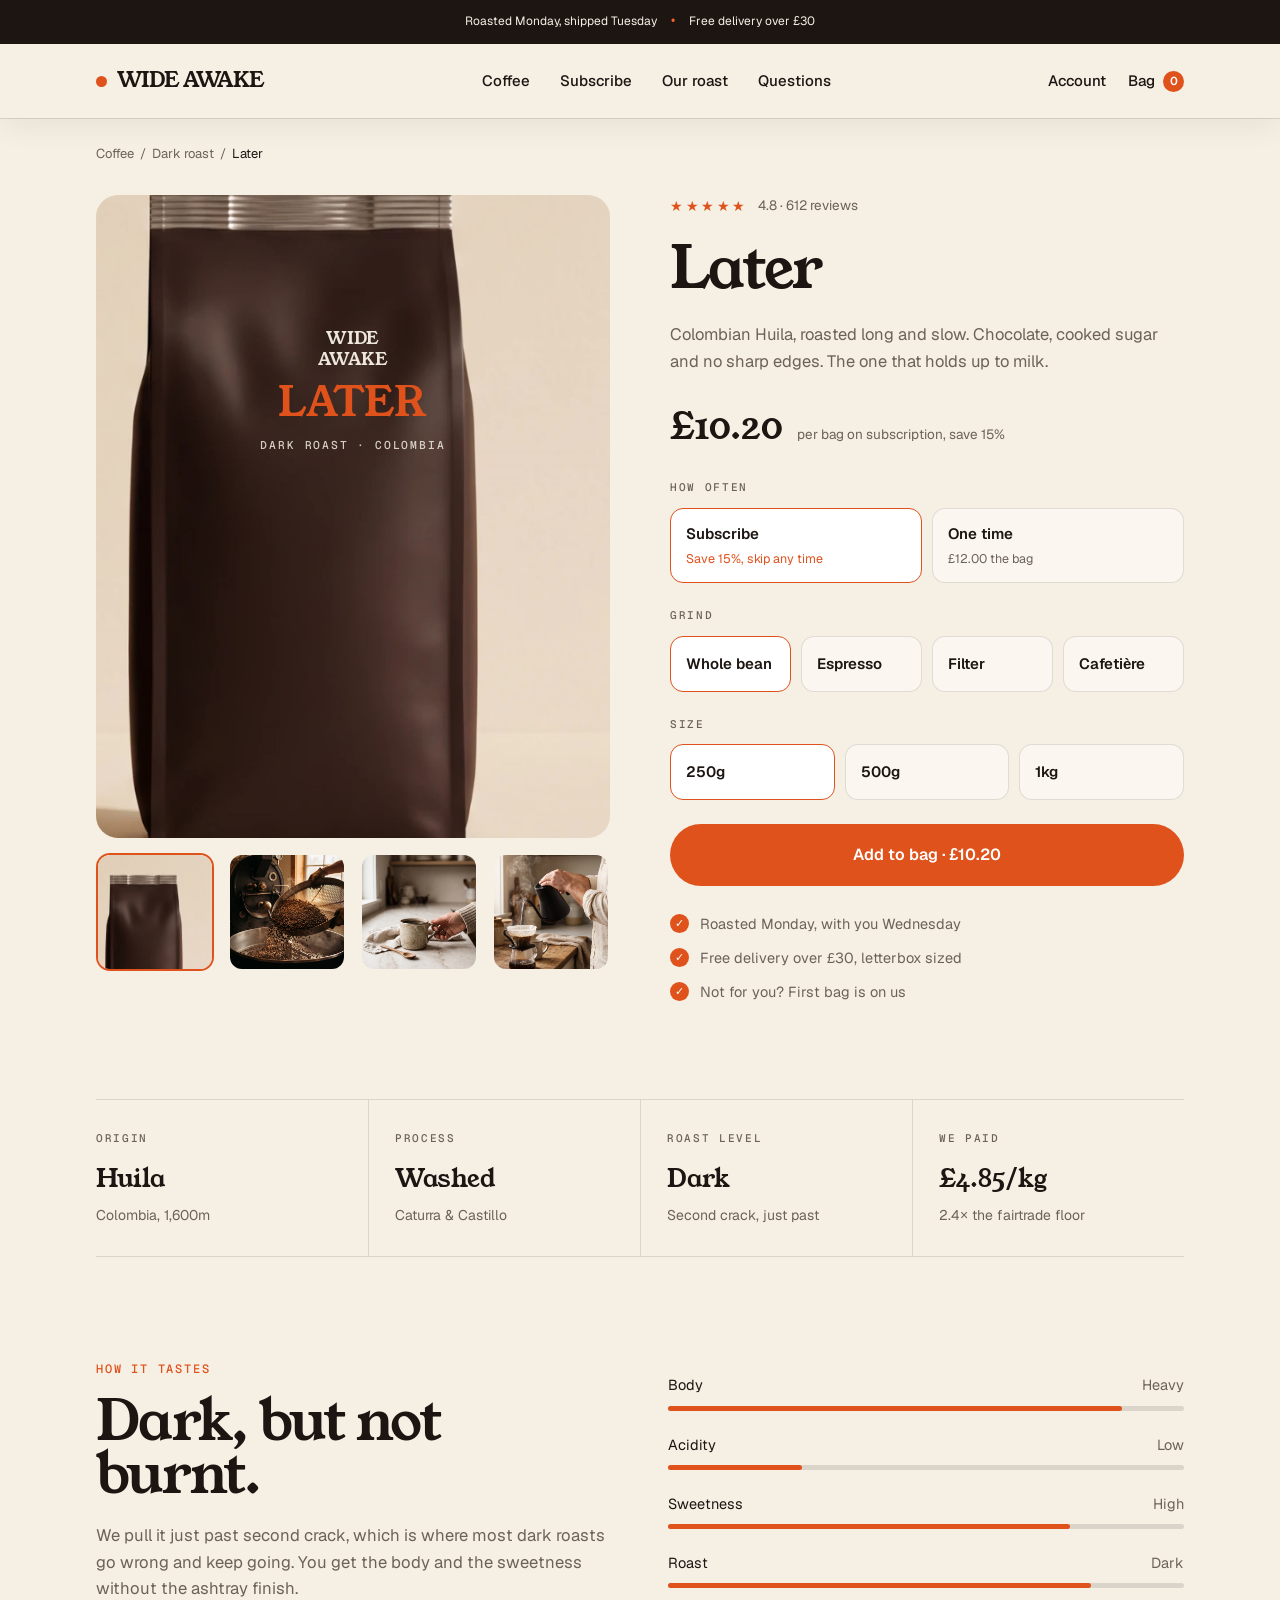
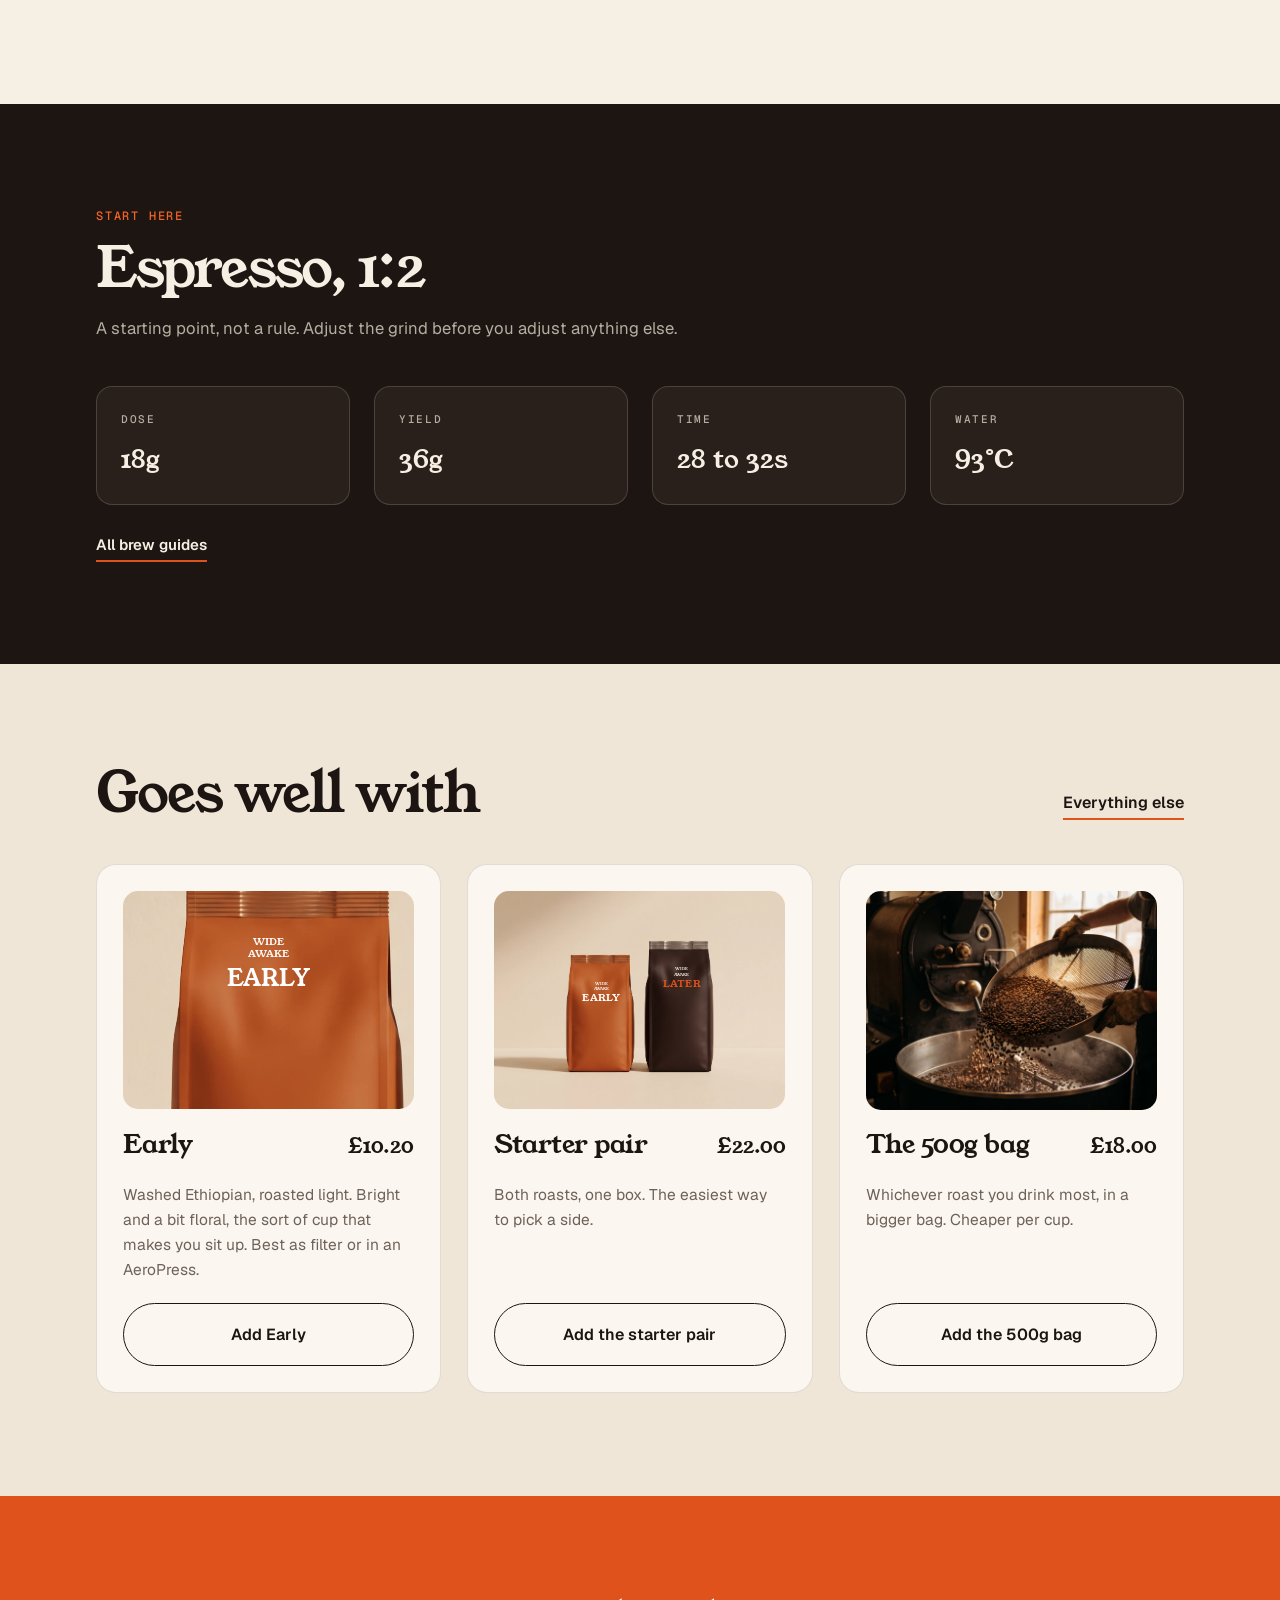
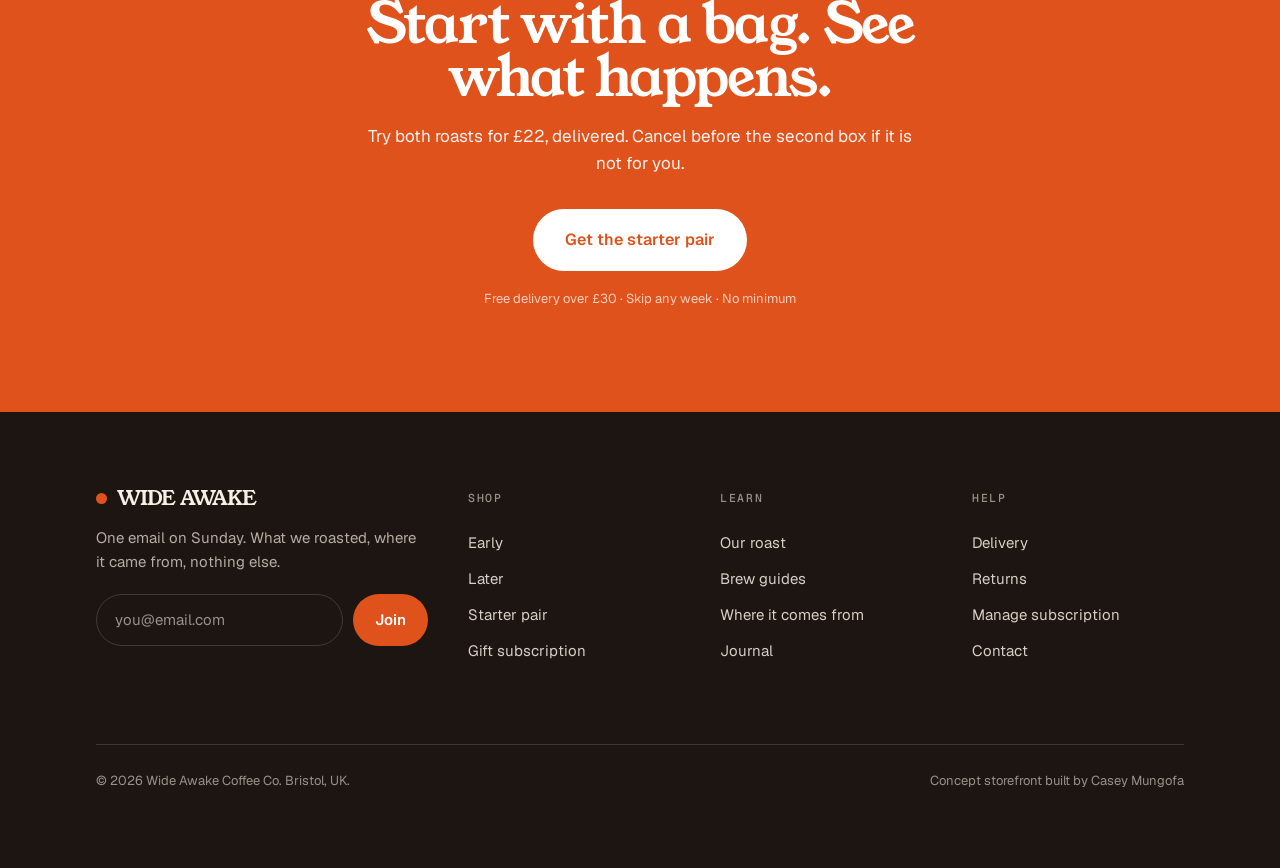
<file: product.html>
<!doctype html>
<html lang="en-GB">
<head>
<meta charset="utf-8">
<meta name="viewport" content="width=device-width,initial-scale=1">
<title>Later, dark roast from Colombian Huila | Wide Awake Coffee Co.</title>
<meta name="description" content="Colombian Huila, roasted long and slow. Chocolate, cooked sugar and no sharp edges. Roasted Monday, with you Wednesday.">
<meta name="theme-color" content="#f5efe4">
<link rel="canonical" href="https://kxngcxzz.github.io/Wide-Awake-Coffee-Brand-/product.html?p=later">
<!-- product.js rewrites these to match whichever roast is being shown -->
<meta property="og:type" content="product">
<meta property="og:site_name" content="Wide Awake Coffee Co.">
<meta property="og:locale" content="en_GB">
<meta property="og:url" content="https://kxngcxzz.github.io/Wide-Awake-Coffee-Brand-/product.html?p=later">
<meta property="og:title" content="Wide Awake Coffee Co. - two single origin roasts">
<meta property="og:description" content="Roasted to order in Bristol and posted the next day. Subscribe and save 15%, skip any week, cancel whenever.">
<meta property="og:image" content="https://kxngcxzz.github.io/Wide-Awake-Coffee-Brand-/assets/img/og-cover.jpg">
<meta property="og:image:width" content="1200">
<meta property="og:image:height" content="630">
<meta property="og:image:alt" content="Wide Awake Early and Later coffee bags">
<meta name="twitter:card" content="summary_large_image">
<meta name="twitter:title" content="Wide Awake Coffee Co. - two single origin roasts">
<meta name="twitter:description" content="Roasted to order in Bristol and posted the next day.">
<meta name="twitter:image" content="https://kxngcxzz.github.io/Wide-Awake-Coffee-Brand-/assets/img/og-cover.jpg">
<link rel="preload" href="assets/fonts/young-serif-400.woff2" as="font" type="font/woff2" crossorigin>
<link rel="stylesheet" href="assets/css/site.css">
<link rel="icon" href="data:image/svg+xml,<svg xmlns='http://www.w3.org/2000/svg' viewBox='0 0 32 32'><circle cx='16' cy='16' r='14' fill='%23e0521c'/></svg>">
</head>
<body>
<a class="skip" href="#main">Skip to content</a>

<div class="ann">
  <div class="ann-track" id="annTrack">
    <div class="ann-item">Roasted Monday, shipped Tuesday <span>&bull;</span> Free delivery over &pound;30</div>
    <div class="ann-item">Skip or cancel any time <span>&bull;</span> No minimum, no phone call</div>
    <div class="ann-item">Compostable bags <span>&bull;</span> Carbon-neutral delivery</div>
  </div>
</div>

<header class="hdr stuck" id="hdr" data-solid>
  <div class="wrap hdr-in">
    <a class="brand" href="index.html"><i></i>WIDE AWAKE</a>
    <nav class="nav" aria-label="Main">
      <a href="index.html#range">Coffee</a>
      <a href="index.html#subscription">Subscribe</a>
      <a href="index.html#proof">Our roast</a>
      <a href="index.html#faq">Questions</a>
    </nav>
    <div class="hdr-right">
      <a class="acct" href="#">Account</a>
      <button class="bag-btn" id="bagBtn" aria-label="Open bag">Bag <span class="bag-count" id="bagCount">0</span></button>
      <button class="burger" id="burger" aria-label="Open menu" aria-expanded="false"><span></span><span></span><span></span></button>
    </div>
  </div>
</header>

<main id="main">

<div class="wrap crumbs">
  <a href="index.html#range">Coffee</a> &nbsp;/&nbsp;
  <span id="crumbTag">Dark roast</span> &nbsp;/&nbsp;
  <span id="crumbNow" style="color:var(--ink)">Later</span>
</div>

<div class="wrap buy">

  <!-- gallery, filled by product.js -->
  <div class="gal">
    <div class="gal-main" id="galMain">
      <img id="galImg" src="assets/img/bag-later.jpg" alt="Wide Awake Later, dark roast, 250g">
      <div class="mark on-dark" id="galMark">
        <div class="m1">WIDE<br>AWAKE</div>
        <div class="m2">LATER</div>
        <div class="m3">DARK ROAST &middot; COLOMBIA</div>
      </div>
    </div>
    <div class="thumbs" id="thumbs"></div>
  </div>

  <!-- buy box -->
  <div class="pdp">
    <div class="rating">
      <span class="stars" style="color:var(--ember);letter-spacing:.18em">&#9733;&#9733;&#9733;&#9733;&#9733;</span>
      <span id="pRating">4.8 &middot; 612 reviews</span>
    </div>
    <h1 id="pName">Later</h1>
    <p id="pBlurb">Colombian Huila, roasted long and slow. Chocolate, cooked sugar and no sharp
      edges. The one that holds up to milk.</p>

    <div class="price-row">
      <span class="price-big" data-live-price>&pound;10.20</span>
      <small id="priceNote">per bag on subscription, save 15%</small>
    </div>

    <div class="field" data-group="how">
      <span id="howLabel">How often</span>
      <div class="opts two" id="howOpts" role="group" aria-labelledby="howLabel"></div>
    </div>

    <div class="field" data-group="grind">
      <span id="grindLabel">Grind</span>
      <div class="opts four" id="grindOpts" role="group" aria-labelledby="grindLabel"></div>
    </div>

    <div class="field" data-group="size">
      <span id="sizeLabel">Size</span>
      <div class="opts three" id="sizeOpts" role="group" aria-labelledby="sizeLabel"></div>
    </div>

    <button class="btn btn-primary btn-block add" id="addBtn"
      data-name="Later" data-sub="Dark roast &middot; Whole bean &middot; 250g &middot; subscription"
      data-img="assets/img/bag-later.jpg" data-amt="10.2">
      <span id="buyLabel">Add to bag &middot; &pound;10.20</span>
    </button>

    <div class="assure">
      <div><i>&#10003;</i>Roasted Monday, with you Wednesday</div>
      <div><i>&#10003;</i>Free delivery over &pound;30, letterbox sized</div>
      <div><i>&#10003;</i>Not for you? First bag is on us</div>
    </div>
  </div>
</div>

<!-- origin strip -->
<div class="wrap">
  <div class="origin" id="origin"></div>
</div>

<!-- tasting -->
<section class="sec">
  <div class="wrap taste rv">
    <div class="sec-head">
      <span class="eyebrow mono">How it tastes</span>
      <h2 id="tasteHead">Dark, but not burnt.</h2>
      <p class="lede" id="tasteLede"></p>
    </div>
    <div class="bars" id="bars"></div>
  </div>
</section>

<!-- brew -->
<section class="sec dark">
  <div class="wrap">
    <div class="sec-head rv">
      <span class="eyebrow mono">Start here</span>
      <h2 id="brewHead">Espresso, 1:2</h2>
      <p class="lede" id="brewLede"></p>
    </div>
    <div class="brew rv" id="brew"></div>
    <a class="slide-link rv" href="#" style="margin-top:28px">All brew guides</a>
  </div>
</section>

<!-- goes well with -->
<section class="sec ground">
  <div class="wrap">
    <div class="sec-head rv" style="display:flex;justify-content:space-between;align-items:flex-end;gap:30px;max-width:none">
      <h2>Goes well with</h2>
      <a href="index.html#range" style="font-weight:600;font-size:16px;border-bottom:2px solid var(--ember);padding-bottom:3px">Everything else</a>
    </div>
    <div class="also" id="also"></div>
  </div>
</section>

<section class="cta">
  <div class="wrap">
    <h2>Start with a bag. See what happens.</h2>
    <p>Try both roasts for &pound;22, delivered. Cancel before the second box if it is not for you.</p>
    <a class="btn btn-light btn-lg" href="index.html#range">Get the starter pair</a>
    <small>Free delivery over &pound;30 &middot; Skip any week &middot; No minimum</small>
  </div>
</section>

</main>

<footer class="ftr">
  <div class="wrap">
    <div class="ftr-top">
      <div class="ftr-brand">
        <h4><i></i>WIDE AWAKE</h4>
        <p class="ftr-blurb">One email on Sunday. What we roasted, where it came from, nothing else.</p>
        <form class="signup" id="signup">
          <input type="email" placeholder="you@email.com" aria-label="Email address" required>
          <button type="submit">Join</button>
        </form>
        <p class="signup-done" id="signupDone">Thanks. Look out for Sunday.</p>
      </div>
      <div class="ftr-col"><h5>Shop</h5>
        <a href="product.html?p=early">Early</a><a href="product.html?p=later">Later</a>
        <a href="index.html#range">Starter pair</a><a href="#">Gift subscription</a></div>
      <div class="ftr-col"><h5>Learn</h5>
        <a href="index.html#proof">Our roast</a><a href="#">Brew guides</a>
        <a href="#">Where it comes from</a><a href="#">Journal</a></div>
      <div class="ftr-col"><h5>Help</h5>
        <a href="#">Delivery</a><a href="#">Returns</a>
        <a href="index.html#subscription">Manage subscription</a><a href="#">Contact</a></div>
    </div>
    <div class="ftr-btm">
      <span>&copy; 2026 Wide Awake Coffee Co. Bristol, UK.</span>
      <span>Concept storefront built by Casey Mungofa</span>
    </div>
  </div>
</footer>

<div class="sheet" id="sheet">
  <div class="sheet-hd">
    <span class="brand"><i></i>WIDE AWAKE</span>
    <button id="sheetClose" aria-label="Close menu" style="font-size:30px;line-height:1">&times;</button>
  </div>
  <a href="index.html#range">Coffee</a>
  <a href="index.html#subscription">Subscribe</a>
  <a href="index.html#proof">Our roast</a>
  <a href="index.html#faq">Questions</a>
  <a href="#">Account</a>
  <a class="btn btn-primary" href="index.html#range">Start a subscription</a>
</div>

<div class="scrim" id="scrim"></div>
<aside class="drawer" id="drawer" aria-label="Your bag">
  <div class="drawer-hd"><h3>Your bag</h3>
    <button id="drawerClose" aria-label="Close bag" style="font-size:28px;line-height:1">&times;</button></div>
  <div class="drawer-body" id="drawerBody"><p class="drawer-empty">Nothing in here yet.</p></div>
  <div class="drawer-ft">
    <div class="total"><span>Subtotal</span><b id="total">&pound;0.00</b></div>
    <a class="btn btn-primary btn-block" href="cart.html">Checkout</a>
    <small>Free delivery over &pound;30. Skip or cancel any time.</small>
  </div>
</aside>

<!-- catalogue, then the page is built from it, then behaviour binds to the
     finished page. Order matters: site.js sets up the scroll reveals, so the
     cards product.js writes have to exist before it runs. -->
<script src="assets/js/products.js"></script>
<script src="assets/js/product.js"></script>
<script src="assets/js/site.js"></script>
</body>
</html>
</file>
<file: assets/css/site.css>
/* ==========================================================================
   WIDE AWAKE. Coffee for people with things to do.
   One accent (ember), one dark (espresso), one ground (oat).
   Young Serif for the shouting, Geist for the talking, Geist Mono for labels.
   ========================================================================== */
@import url("fonts.css");

:root{
  --oat:#f5efe4;
  --oat-2:#efe6d7;
  --espresso:#1c1512;
  --espresso-2:#2a201b;
  --ember:#e0521c;
  --ember-lift:#f26327;
  --cream:#fbf7f0;
  --ink:#1c1512;
  --dim:#6d6259;
  --quiet:#9a9086;
  --soft:#b6aca1;
  --line:rgba(28,21,18,.12);
  --line-dark:rgba(245,239,228,.16);

  --display:"Young Serif",Georgia,"Times New Roman",serif;
  --body:Geist,-apple-system,BlinkMacSystemFont,"Segoe UI",Arial,sans-serif;
  --mono:"Geist Mono",ui-monospace,Consolas,monospace;

  --wrap:1200px;
  --gutter:clamp(20px,4.4vw,56px);
  --ease:cubic-bezier(.22,.61,.36,1);
}

*,*::before,*::after{box-sizing:border-box;margin:0;padding:0}
html{-webkit-text-size-adjust:100%;scroll-behavior:smooth}
body{background:var(--oat);color:var(--ink);font-family:var(--body);
  font-size:17px;line-height:1.6;-webkit-font-smoothing:antialiased;
  overflow-x:hidden}
/* height:auto is not optional once images carry width/height attributes.
   Those attributes set a real height at low priority, and an explicit height
   beats aspect-ratio, so without this every cropped image renders full size. */
img{display:block;max-width:100%;height:auto}
/* a display rule further down would otherwise win against the attribute */
[hidden]{display:none !important}
a{color:inherit;text-decoration:none}
button{font:inherit;color:inherit;background:none;border:0;cursor:pointer}
:focus-visible{outline:2px solid var(--ember);outline-offset:3px;border-radius:4px}

.wrap{max-width:var(--wrap);margin:0 auto;padding-inline:var(--gutter)}
.mono{font-family:var(--mono);font-weight:500;font-size:12px;letter-spacing:.15em;
  text-transform:uppercase}
.skip{position:absolute;left:-9999px;top:0;background:var(--ember);color:#fff;
  padding:12px 20px;z-index:200}
.skip:focus{left:12px;top:12px}

h1,h2,h3,h4{font-family:var(--display);font-weight:400;letter-spacing:-.035em;
  line-height:.95}
h1{font-size:clamp(46px,6.6vw,84px)}
h2{font-size:clamp(34px,4.4vw,60px)}
h3{font-size:clamp(21px,2vw,28px);letter-spacing:-.02em;line-height:1.12}

/* --- buttons --- */
.btn{display:inline-flex;align-items:center;justify-content:center;gap:10px;
  font-family:var(--body);font-weight:600;font-size:16px;padding:18px 32px;
  border-radius:999px;min-height:56px;
  transition:transform .2s var(--ease),background .2s var(--ease),color .2s var(--ease)}
.btn:hover{transform:translateY(-2px)}
.btn:active{transform:translateY(0)}
.btn-primary{background:var(--ember);color:#fff}
.btn-primary:hover{background:var(--ember-lift)}
.btn-dark{background:var(--espresso);color:var(--oat)}
.btn-dark:hover{background:var(--espresso-2)}
.btn-ghost{border:1.5px solid var(--ink);color:var(--ink)}
.btn-ghost:hover{background:var(--ink);color:var(--oat)}
.btn-light{background:#fff;color:var(--ember)}
.btn-block{width:100%}

/* --- announcement --- */
.ann{background:var(--espresso);color:var(--oat);height:44px;overflow:hidden;
  display:grid;place-items:center;position:relative;z-index:60}
.ann-track{display:flex;flex-direction:column;transition:transform .6s var(--ease)}
.ann-item{height:44px;display:flex;align-items:center;justify-content:center;
  gap:14px;font-size:12px}
.ann-item span{color:var(--ember-lift)}

/* --- header --- */
.hdr{position:sticky;top:0;z-index:50;color:#fff;
  transition:background .3s var(--ease),color .3s var(--ease),
             box-shadow .3s var(--ease),transform .3s var(--ease)}
.hdr-in{display:flex;align-items:center;justify-content:space-between;gap:24px;
  height:74px}
.brand{display:flex;align-items:center;gap:10px;font-family:var(--display);
  font-size:21px;letter-spacing:-.045em}
.brand i{width:11px;height:11px;border-radius:50%;background:var(--ember);
  display:block;flex:none}
.nav{display:flex;align-items:center;gap:30px;font-size:15px;font-weight:500}
.nav a{position:relative;padding:6px 0}
.nav a::after{content:"";position:absolute;left:0;right:0;bottom:0;height:1.5px;
  background:currentColor;transform:scaleX(0);transform-origin:left;
  transition:transform .28s var(--ease)}
.nav a:hover::after{transform:scaleX(1)}
.hdr-right{display:flex;align-items:center;gap:22px;font-size:15px;font-weight:500}
.bag-btn{display:flex;align-items:center;gap:8px}
.bag-count{min-width:21px;height:21px;padding:0 6px;border-radius:999px;
  background:var(--ember);color:#fff;font-size:11.5px;font-weight:600;
  display:grid;place-items:center;transition:transform .3s var(--ease)}
.bag-count.pop{transform:scale(1.45)}
.burger{display:none;width:26px;height:16px;position:relative;flex:none}
.burger span{position:absolute;left:0;right:0;height:1.8px;background:currentColor;
  transition:transform .3s var(--ease),opacity .2s}
.burger span:nth-child(1){top:0}
.burger span:nth-child(2){top:7px}
.burger span:nth-child(3){top:14px}

/* solid state once you scroll past the hero */
.hdr.stuck{background:var(--oat);color:var(--ink);
  box-shadow:0 1px 0 var(--line),0 10px 30px rgba(28,21,18,.06)}
.hdr.hide{transform:translateY(-100%)}

/* --- hero --- */
.hero{position:relative;min-height:calc(100svh - 118px);margin-top:-74px;
  padding-top:74px;display:flex;align-items:flex-end;overflow:hidden;color:#fff}
.hero-media{position:absolute;inset:0}
.hero-media video,
.hero-media img{width:100%;height:100%;object-fit:cover;display:block;
  transform:scale(1.02)}
/* the footage moves on its own, so the slow drift is only for the still */
.hero-media img{animation:drift 26s var(--ease) infinite alternate}
@keyframes drift{from{transform:scale(1.06) translate3d(0,0,0)}
  to{transform:scale(1.16) translate3d(0,-1.5%,0)}}
.hero-scrim{position:absolute;inset:0;background:linear-gradient(to top,
  rgba(10,7,5,.94) 0%,rgba(10,7,5,.78) 30%,rgba(10,7,5,.46) 62%,rgba(10,7,5,.52) 100%)}
.hero-in{position:relative;width:100%;padding-block:clamp(48px,7vw,92px)}
.hero-kicker{display:flex;align-items:center;gap:11px;margin-bottom:22px}
.hero-kicker i{width:26px;height:2px;background:var(--ember-lift);display:block}
.hero-kicker span{color:#fff;font-family:var(--mono);font-weight:500;
  font-size:12px;letter-spacing:.15em;text-transform:uppercase;
  text-shadow:0 1px 14px rgba(10,7,5,.8)}
.hero h1{max-width:15ch}
.hero h1 em{font-style:normal;color:var(--ember-lift)}
.hero p{margin-top:24px;max-width:46ch;font-size:clamp(17px,1.4vw,19px);
  color:rgba(255,255,255,.86)}
.hero-cta{display:flex;flex-wrap:wrap;gap:14px;margin-top:34px}
.hero-foot{display:flex;flex-wrap:wrap;align-items:center;gap:10px 26px;
  margin-top:44px;color:rgba(255,255,255,.68);font-size:12px}
.scroll-cue{position:absolute;right:var(--gutter);bottom:clamp(48px,7vw,92px);
  writing-mode:vertical-rl;font-family:var(--mono);font-size:11px;
  letter-spacing:.2em;text-transform:uppercase;color:rgba(255,255,255,.6);
  display:flex;align-items:center;gap:12px}
.scroll-cue::after{content:"";width:1px;height:56px;background:currentColor;
  animation:cue 2.2s var(--ease) infinite}
@keyframes cue{0%{transform:scaleY(.2);transform-origin:top}
  50%{transform:scaleY(1);transform-origin:top}
  51%{transform:scaleY(1);transform-origin:bottom}
  100%{transform:scaleY(.2);transform-origin:bottom}}

/* --- word ticker --- */
.ticker{background:var(--ember);color:#fff;padding:15px 0;overflow:hidden;
  display:flex;gap:0;white-space:nowrap}
.ticker-run{display:flex;align-items:center;gap:34px;padding-right:34px;flex:none;
  animation:slide 34s linear infinite}
.ticker-run span{font-family:var(--display);font-size:26px;letter-spacing:-.03em}
.ticker-run i{font-style:normal;opacity:.6;font-size:15px}
@keyframes slide{to{transform:translateX(-100%)}}
.ticker:hover .ticker-run{animation-play-state:paused}

/* --- section furniture --- */
.sec{padding-block:clamp(64px,8vw,116px)}
.sec-head{max-width:60ch}
.eyebrow{color:var(--ember);display:block;margin-bottom:16px}
.lede{margin-top:20px;color:var(--dim);font-size:clamp(16px,1.3vw,19px)}
.dark{background:var(--espresso);color:var(--oat)}
.dark .lede{color:var(--soft)}
.dark .eyebrow{color:var(--ember-lift)}
.ground{background:var(--oat-2)}

/* --- feature carousel --- */
.rail{display:flex;gap:24px;overflow-x:auto;scroll-snap-type:x mandatory;
  scroll-behavior:smooth;padding-bottom:6px;
  scrollbar-width:none}
.rail::-webkit-scrollbar{display:none}
.slide{flex:0 0 min(560px,84vw);scroll-snap-align:start;border-radius:22px;
  overflow:hidden;position:relative;background:var(--espresso);color:var(--oat)}
.slide img{width:100%;aspect-ratio:4/3;object-fit:cover;
  transition:transform .7s var(--ease)}
.slide:hover img{transform:scale(1.07)}
.slide-body{padding:28px 30px 32px}
.slide-body h3{margin-bottom:10px}
.slide-body p{color:var(--soft);font-size:15.5px}
.slide-link{display:inline-block;margin-top:18px;font-weight:600;font-size:15px;
  border-bottom:2px solid var(--ember);padding-bottom:3px}
.rail-nav{display:flex;gap:10px;margin-top:26px}
.rail-nav button{width:46px;height:46px;border-radius:50%;border:1.5px solid var(--line);
  display:grid;place-items:center;transition:background .2s,color .2s,border-color .2s}
.rail-nav button:hover{background:var(--ink);color:var(--oat);border-color:var(--ink)}
.rail-nav button[disabled]{opacity:.3;cursor:default}
.rail-nav button[disabled]:hover{background:none;color:inherit;border-color:var(--line)}

/* --- trust strip --- */
.trust{background:var(--espresso);color:var(--oat);padding:16px 0;overflow:hidden}
.trust-run{display:flex;align-items:center;gap:30px;flex:none;padding-right:30px;
  animation:slide 40s linear infinite}
.trust-run span{font-family:var(--mono);font-weight:500;font-size:12px;
  letter-spacing:.15em;text-transform:uppercase;white-space:nowrap}
.trust-run i{font-style:normal;color:var(--ember);font-size:9px}
.trust-in{display:flex}

/* --- product cards --- */
.cards{display:grid;grid-template-columns:repeat(2,minmax(0,1fr));gap:30px;
  margin-top:clamp(34px,4vw,54px)}
.card{background:var(--cream);border:1px solid var(--line);border-radius:20px;
  padding:26px;display:flex;flex-direction:column;gap:20px;
  transition:transform .35s var(--ease),box-shadow .35s var(--ease)}
/* .rv.in sets a transform too and carries the same weight, so once a card has
   revealed itself the hover needs one more class to win */
.card:hover,
.card.in:hover{transform:translateY(-10px);box-shadow:0 34px 64px rgba(28,21,18,.16)}
.shot{position:relative;border-radius:15px;overflow:hidden;container-type:inline-size}
.shot img{width:100%;aspect-ratio:62/100;object-fit:cover;object-position:50% 34%;
  transition:transform .7s var(--ease)}
.card:hover .shot img{transform:scale(1.07)}
.mark{position:absolute;left:13%;width:74%;top:21%;text-align:center;color:#fff;
  pointer-events:none}
.mark .m1{font-family:var(--display);font-size:3.4cqw;line-height:1.18;opacity:.96}
.mark .m2{font-family:var(--display);font-size:8cqw;line-height:1;margin-top:2.4cqw}
.mark .m3{font-family:var(--mono);font-weight:500;font-size:2.2cqw;
  letter-spacing:.16em;margin-top:2.6cqw;opacity:.84}
.mark.on-dark{color:#f5efe4}
.mark.on-dark .m2{color:var(--ember)}
.card-top{display:flex;justify-content:space-between;align-items:baseline;gap:16px}
.price{font-family:var(--display);font-size:21px}
.card p{color:var(--dim);font-size:15.5px}
.chips{display:flex;flex-wrap:wrap;gap:8px}
.chip{border:1px solid var(--line);border-radius:999px;padding:6px 13px;
  font-family:var(--mono);font-weight:500;font-size:11px;letter-spacing:.1em;
  text-transform:uppercase;color:var(--dim)}
.card .btn{margin-top:auto}

/* --- numbered proof --- */
.steps{display:grid;grid-template-columns:repeat(3,minmax(0,1fr));gap:24px;
  margin-top:clamp(34px,4vw,54px)}
.step{border:1px solid var(--line-dark);border-radius:18px;padding:30px;
  background:var(--espresso-2);display:flex;flex-direction:column;gap:13px}
.step-n{font-family:var(--display);font-size:16px;color:var(--ember-lift)}
.step p{color:var(--soft);font-size:15.5px}
.band{width:100%;height:clamp(280px,38vw,460px);object-fit:cover}

/* --- comparison --- */
.table-wrap{margin-top:clamp(30px,3.6vw,46px);overflow-x:auto}
table{width:100%;border-collapse:collapse;min-width:640px}
th,td{padding:20px 18px;text-align:left;border-bottom:1px solid var(--line);
  font-size:15.5px;vertical-align:middle}
thead th{font-family:var(--mono);font-weight:500;font-size:11.5px;
  letter-spacing:.14em;text-transform:uppercase;color:var(--dim);
  border-bottom:1px solid var(--ink)}
thead th.us{color:var(--ember)}
tbody td:first-child{color:var(--dim)}
td.us{font-weight:600;background:rgba(224,82,28,.06)}
tr:last-child td{border-bottom:0}
.table-note{margin-top:22px;color:var(--dim);font-size:15px;max-width:60ch}

/* --- reviews --- */
.reviews{display:grid;grid-template-columns:repeat(3,minmax(0,1fr));gap:24px;
  margin-top:clamp(34px,4vw,54px)}
.review{background:var(--cream);border:1px solid var(--line);border-radius:20px;
  padding:28px;display:flex;flex-direction:column;gap:16px}
.stars{color:var(--ember);letter-spacing:.18em;font-size:14px}
.review p{font-size:15.5px}
.who{display:flex;align-items:center;gap:12px;margin-top:auto}
.avatar{width:38px;height:38px;border-radius:50%;background:var(--oat-2);
  display:grid;place-items:center;font-weight:600;font-size:13px;color:var(--dim);
  flex:none}
.who b{font-weight:600;font-size:14.5px;display:block}
.who em{font-style:normal;font-size:12.5px;color:var(--quiet)}

/* --- subscription steps --- */
.how{display:grid;grid-template-columns:repeat(3,minmax(0,1fr));gap:24px;
  margin-top:clamp(34px,4vw,54px)}
.how-item{display:flex;flex-direction:column;gap:12px;padding-top:24px;
  border-top:2px solid var(--ink)}
.how-n{font-family:var(--display);font-size:15px;color:var(--ember)}
.how-item p{color:var(--dim);font-size:15.5px}

/* --- faq --- */
.faq{margin-top:clamp(30px,3.6vw,46px);max-width:820px}
.q{border-bottom:1px solid var(--line)}
.q summary{list-style:none;cursor:pointer;padding:24px 0;display:flex;
  justify-content:space-between;align-items:center;gap:24px;
  font-family:var(--display);font-size:clamp(19px,1.7vw,24px);letter-spacing:-.02em}
.q summary::-webkit-details-marker{display:none}
.q .sign{color:var(--ember);font-family:var(--body);font-size:26px;font-weight:400;
  line-height:1;flex:none;transition:transform .3s var(--ease)}
.q[open] .sign{transform:rotate(45deg)}
.q .a{padding-bottom:26px;color:var(--dim);font-size:16px;max-width:66ch}

/* --- cta band --- */
.cta{background:var(--ember);color:#fff;text-align:center;
  padding-block:clamp(64px,8vw,110px)}
.cta h2{max-width:18ch;margin-inline:auto}
.cta p{margin-top:18px;color:rgba(255,255,255,.92);max-width:52ch;
  margin-inline:auto;font-size:17px}
.cta .btn{margin-top:32px}
.cta small{display:block;margin-top:18px;color:rgba(255,255,255,.72);font-size:13px}

/* --- footer --- */
.ftr{background:var(--espresso);color:var(--oat);padding-block:clamp(54px,6vw,80px)}
.ftr-top{display:grid;grid-template-columns:1.4fr repeat(3,minmax(0,1fr));gap:40px}
.ftr h4{font-family:var(--display);font-size:20px;letter-spacing:-.045em;
  display:flex;align-items:center;gap:10px}
.ftr h4 i{width:11px;height:11px;border-radius:50%;background:var(--ember);
  display:block;flex:none}
.ftr-blurb{margin-top:18px;color:var(--soft);font-size:15px;max-width:34ch}
.signup{display:flex;gap:10px;margin-top:20px;max-width:340px}
.signup input{flex:1;min-width:0;background:transparent;border:1px solid var(--line-dark);
  border-radius:999px;padding:13px 18px;color:var(--oat);font:inherit;font-size:15px}
.signup input::placeholder{color:var(--quiet)}
.signup input:focus{border-color:var(--ember);outline:none}
.signup button{background:var(--ember);color:#fff;border-radius:999px;padding:0 22px;
  font-weight:600;font-size:15px}
.signup-done{margin-top:12px;font-size:13.5px;color:var(--ember-lift);
  opacity:0;transition:opacity .3s}
.signup-done.on{opacity:1}
.ftr-col h5{font-family:var(--mono);font-weight:500;font-size:11.5px;
  letter-spacing:.15em;text-transform:uppercase;color:var(--quiet);
  margin-bottom:18px}
.ftr-col a{display:block;padding:6px 0;font-size:15px;color:#d8cec3;
  transition:color .2s}
.ftr-col a:hover{color:var(--ember-lift)}
.ftr-btm{margin-top:clamp(44px,5vw,64px);padding-top:26px;
  border-top:1px solid var(--line-dark);display:flex;flex-wrap:wrap;
  justify-content:space-between;gap:14px;color:var(--quiet);font-size:13px}

/* --- cart drawer --- */
.scrim{position:fixed;inset:0;background:rgba(10,7,5,.5);opacity:0;
  pointer-events:none;transition:opacity .35s var(--ease);z-index:80}
.scrim.on{opacity:1;pointer-events:auto}
.drawer{position:fixed;top:0;right:0;bottom:0;width:min(420px,92vw);
  background:var(--oat);z-index:90;transform:translateX(100%);
  transition:transform .4s var(--ease);display:flex;flex-direction:column}
.drawer.on{transform:translateX(0)}
.drawer-hd{display:flex;justify-content:space-between;align-items:center;
  padding:26px 26px 20px;border-bottom:1px solid var(--line)}
.drawer-hd h3{font-size:24px}
.drawer-body{flex:1;overflow-y:auto;padding:22px 26px;display:flex;
  flex-direction:column;gap:18px}
.line{display:flex;gap:14px;align-items:center}
.line img{width:58px;height:74px;object-fit:cover;object-position:50% 30%;
  border-radius:9px;flex:none}
.line b{font-weight:600;font-size:15px;display:block}
.line em{font-style:normal;font-size:13px;color:var(--dim);display:block;
  margin-top:2px}
.line .amt{margin-left:auto;font-family:var(--display);font-size:16px}
.qty{display:flex;align-items:center;gap:10px;margin-top:6px}
.qty button{width:24px;height:24px;border:1px solid var(--line);border-radius:50%;
  display:grid;place-items:center;font-size:14px;line-height:1}
.qty span{font-size:14px;min-width:14px;text-align:center}
.drawer-empty{color:var(--dim);font-size:15.5px;padding-top:10px}
.drawer-ft{padding:22px 26px 26px;border-top:1px solid var(--line);
  display:flex;flex-direction:column;gap:14px}
.total{display:flex;justify-content:space-between;align-items:baseline}
.total b{font-family:var(--display);font-weight:400;font-size:24px}
.drawer-ft small{color:var(--dim);font-size:13px;text-align:center}

/* --- mobile menu --- */
.sheet{position:fixed;inset:0;background:var(--oat);z-index:85;
  transform:translateY(-100%);transition:transform .45s var(--ease);
  padding:26px var(--gutter);display:flex;flex-direction:column;gap:8px}
.sheet.on{transform:translateY(0)}
.sheet-hd{display:flex;justify-content:space-between;align-items:center;
  height:74px;margin-bottom:20px}
.sheet a{font-family:var(--display);font-size:34px;letter-spacing:-.035em;
  padding:10px 0;border-bottom:1px solid var(--line)}
.sheet .btn{margin-top:26px}

/* --- reveal --- */
.rv{opacity:0;transform:translateY(26px);
  transition:opacity .7s var(--ease),transform .7s var(--ease)}
.rv.in{opacity:1;transform:none}

/* ==========================================================================
   responsive
   ========================================================================== */
@media (max-width:900px){
  .nav,.hdr-right .acct{display:none}
  .burger{display:block}
  .cards,.steps,.reviews,.how{grid-template-columns:1fr}
  .ftr-top{grid-template-columns:1fr 1fr;gap:32px}
  .ftr-brand{grid-column:1 / -1}
  .scroll-cue{display:none}
  .shot img{aspect-ratio:3/4;object-position:50% 25%}
  .mark{top:22.5%}
}
@media (max-width:560px){
  .hero{min-height:auto;padding-bottom:0}
  .hero-in{padding-block:120px 54px}
  .ticker-run span{font-size:21px}
  .ftr-top{grid-template-columns:1fr}
  .btn{width:100%}
  .hero-cta .btn{width:100%}
  .rail-nav{display:none}
}

@media (prefers-reduced-motion:reduce){
  *,*::before,*::after{animation-duration:.001ms !important;
    animation-iteration-count:1 !important;transition-duration:.001ms !important;
    scroll-behavior:auto !important}
  .rv{opacity:1;transform:none}
  .hero-media img{animation:none;transform:scale(1.06)}
}

/* ==========================================================================
   product page
   ========================================================================== */
.crumbs{padding-top:26px;color:var(--dim);font-size:13px}
.crumbs a:hover{color:var(--ember)}
.buy{display:grid;grid-template-columns:1fr 1fr;gap:60px;align-items:start;
  padding-top:30px;padding-bottom:clamp(64px,8vw,96px)}
.gal{display:flex;flex-direction:column;gap:16px;position:sticky;top:96px}
.gal-main{position:relative;border-radius:22px;overflow:hidden;
  container-type:inline-size;background:var(--oat-2)}
.gal-main img{width:100%;aspect-ratio:4/5;object-fit:cover;display:block}
.gal-main img.alt{object-position:50% 50%}
.gal-main .mark{top:20.7%}
.thumbs{display:grid;grid-template-columns:repeat(4,minmax(0,1fr));gap:14px}
.thumbs button{border-radius:14px;overflow:hidden;border:2px solid transparent;
  transition:border-color .2s;line-height:0}
.thumbs button.sel{border-color:var(--ember)}
.thumbs img{width:100%;aspect-ratio:1;object-fit:cover}

.pdp{display:flex;flex-direction:column;gap:24px}
.rating{display:flex;align-items:center;gap:10px;font-size:13.5px;color:var(--dim)}
.pdp h1{font-size:clamp(42px,4.6vw,62px)}
.pdp>p{color:var(--dim);font-size:16.5px;max-width:46ch}
.price-row{display:flex;align-items:baseline;gap:14px;flex-wrap:wrap}
.price-big{font-family:var(--display);font-size:36px}
.price-row small{color:var(--dim);font-size:13.5px}
.field{display:flex;flex-direction:column;gap:11px}
.field>span{font-family:var(--mono);font-weight:500;font-size:11px;
  letter-spacing:.15em;text-transform:uppercase;color:var(--dim)}
.opts{display:grid;gap:10px}
.opts.two{grid-template-columns:1fr 1fr}
.opts.four{grid-template-columns:repeat(4,minmax(0,1fr))}
.opts.three{grid-template-columns:repeat(3,minmax(0,1fr))}
.opt{border:1.5px solid var(--line);border-radius:13px;padding:13px 15px;
  background:var(--cream);min-height:56px;display:flex;flex-direction:column;
  gap:3px;justify-content:center;text-align:left;font-size:15px;font-weight:600;
  transition:border-color .2s,background .2s}
.opt em{font-style:normal;font-weight:400;font-size:12.5px;color:var(--dim)}
.opt:hover{border-color:var(--ink)}
.opt.sel{border-color:var(--ember);background:#fff}
.opt.sel em{color:var(--ember)}
.assure{display:flex;flex-direction:column;gap:11px;margin-top:2px}
.assure div{display:flex;align-items:center;gap:11px;font-size:14.5px;color:var(--dim)}
.assure i{width:19px;height:19px;border-radius:50%;background:var(--ember);color:#fff;
  display:grid;place-items:center;font-size:11px;font-style:normal;flex:none}

.origin{display:grid;grid-template-columns:repeat(4,minmax(0,1fr));gap:0;
  border-block:1px solid var(--line)}
.origin div{padding:30px 26px;border-left:1px solid var(--line)}
.origin div:first-child{border-left:0;padding-left:0}
.origin span{display:block;font-family:var(--mono);font-weight:500;font-size:11px;
  letter-spacing:.15em;text-transform:uppercase;color:var(--dim);margin-bottom:11px}
.origin b{font-family:var(--display);font-weight:400;font-size:25px;display:block}
.origin em{font-style:normal;font-size:14px;color:var(--dim);display:block;margin-top:5px}

.taste{display:grid;grid-template-columns:1fr 1fr;gap:56px;align-items:center}
.bars{display:flex;flex-direction:column;gap:22px}
.bar span{display:flex;justify-content:space-between;font-size:14.5px;margin-bottom:9px}
.bar span em{font-style:normal;color:var(--dim)}
.bar i{display:block;height:5px;border-radius:3px;background:var(--line)}
.bar i b{display:block;height:100%;border-radius:3px;background:var(--ember);
  width:0;transition:width 1s var(--ease)}
.rv.in .bar i b{width:var(--w)}

.brew{display:grid;grid-template-columns:repeat(4,minmax(0,1fr));gap:24px;
  margin-top:clamp(30px,3.6vw,44px)}
.brew div{border:1px solid var(--line-dark);border-radius:16px;padding:24px;
  background:var(--espresso-2)}
.brew span{display:block;font-family:var(--mono);font-weight:500;font-size:11px;
  letter-spacing:.15em;text-transform:uppercase;color:var(--soft);margin-bottom:10px}
.brew b{font-family:var(--display);font-weight:400;font-size:26px}

.also{display:grid;grid-template-columns:repeat(3,minmax(0,1fr));gap:26px;
  margin-top:clamp(30px,3.6vw,44px)}
.also .shot img{aspect-ratio:4/3;object-position:50% 25%}
.also .mark{top:21%}
.also .mark .m3{display:none}

@media (max-width:900px){
  .buy{grid-template-columns:1fr;gap:34px}
  .gal{position:static}
  .origin{grid-template-columns:1fr 1fr}
  .origin div:nth-child(odd){border-left:0;padding-left:0}
  .taste,.brew,.also{grid-template-columns:1fr;gap:30px}
  .gal-main img{aspect-ratio:1}
  .gal-main .mark{top:25%}
}
@media (max-width:560px){
  .opts.four{grid-template-columns:1fr 1fr}
  .origin{grid-template-columns:1fr}
  .origin div{border-left:0;padding-left:0}
}

/* wordmarks inside a carousel slide, scaled to the photo */
.slide .shot-in{position:relative;container-type:inline-size;line-height:0}
.slide .shot-in img{width:100%;aspect-ratio:4/3;object-fit:cover}
.slide .mark{line-height:1.4}
.slide .mark .m1{font-size:1.5cqw}
.slide .mark .m2{font-size:3.4cqw;margin-top:1.1cqw}
.slide .mark .m3{font-size:.95cqw;margin-top:1.1cqw}

/* product cards that link through to a page */
a.shot{display:block;line-height:0}
.card-top h3 a{transition:color .2s var(--ease)}
.card-top h3 a:hover{color:var(--ember)}
.opt{cursor:pointer}

/* ==========================================================================
   bag page
   ========================================================================== */
.cart-wrap{padding-block:clamp(34px,4.4vw,58px) clamp(64px,8vw,110px)}
.cart-head{display:flex;justify-content:space-between;align-items:flex-end;
  gap:24px;flex-wrap:wrap;margin-bottom:clamp(28px,3.4vw,44px)}
.cart-back{font-weight:600;font-size:16px;border-bottom:2px solid var(--ember);
  padding-bottom:3px}
.cart-grid{display:grid;grid-template-columns:1fr 380px;gap:clamp(30px,4vw,60px);
  align-items:start}

.cart-lines{display:flex;flex-direction:column;border-top:1px solid var(--line)}
.cart-line{display:grid;grid-template-columns:96px 1fr auto;gap:22px;
  align-items:center;padding:24px 0;border-bottom:1px solid var(--line)}
.cart-line img{width:96px;height:124px;object-fit:cover;object-position:50% 26%;
  border-radius:12px;background:var(--oat-2)}
.cart-line h3{font-size:24px}
.cart-line-main p{color:var(--dim);font-size:14.5px;margin-top:6px}
.cart-drop{margin-top:12px;font-size:13.5px;color:var(--quiet);
  border-bottom:1px solid currentColor;padding-bottom:1px;line-height:1.2;
  transition:color .2s var(--ease)}
.cart-drop:hover{color:var(--ember)}
.cart-line-end{display:flex;flex-direction:column;align-items:flex-end;gap:14px}
.cart-amt{font-family:var(--display);font-size:20px}

.cart-sum{background:var(--cream);border:1px solid var(--line);border-radius:20px;
  padding:28px;position:sticky;top:96px;display:flex;flex-direction:column;gap:18px}
.cart-sum h2{font-size:26px}
.sum{display:flex;flex-direction:column;gap:12px}
.sum div{display:flex;justify-content:space-between;gap:16px;font-size:15.5px}
.sum dt{color:var(--dim)}
.sum dd{font-weight:600}
.sum dd.save{color:var(--ember);font-weight:600}
.sum-total{display:flex;justify-content:space-between;align-items:baseline;
  padding-top:18px;border-top:1px solid var(--line)}
.sum-total b{font-family:var(--display);font-weight:400;font-size:28px}
.sum-note{color:var(--quiet);font-size:13px;text-align:center}

.ship-bar p{font-size:13.5px;color:var(--dim);margin-bottom:9px}
.ship-bar i{display:block;height:5px;border-radius:3px;background:var(--line);
  overflow:hidden}
.ship-bar i b{display:block;height:100%;border-radius:3px;background:var(--ember);
  transition:width .5s var(--ease)}
.ship-bar.done p{color:var(--ember);font-weight:600}

.cart-none{padding-block:clamp(40px,6vw,90px);max-width:52ch}
.cart-none h2{font-size:clamp(30px,3.6vw,46px)}
.cart-none p{margin-top:16px;color:var(--dim);font-size:17px}
.cart-none-cta{display:flex;flex-wrap:wrap;gap:14px;margin-top:30px}

#payBtn[disabled]{background:var(--espresso);font-size:14.5px;cursor:default;
  transform:none;padding-inline:20px;text-align:center;line-height:1.3}

@media (max-width:900px){
  .cart-grid{grid-template-columns:1fr}
  .cart-sum{position:static;order:2}
  .cart-lines{order:1}
}
@media (max-width:560px){
  .cart-line{grid-template-columns:74px 1fr;gap:16px}
  .cart-line img{width:74px;height:96px}
  .cart-line h3{font-size:20px}
  .cart-line-end{grid-column:1 / -1;flex-direction:row;justify-content:space-between;
    align-items:center}
  .cart-none-cta .btn{width:100%}
}
</file>
